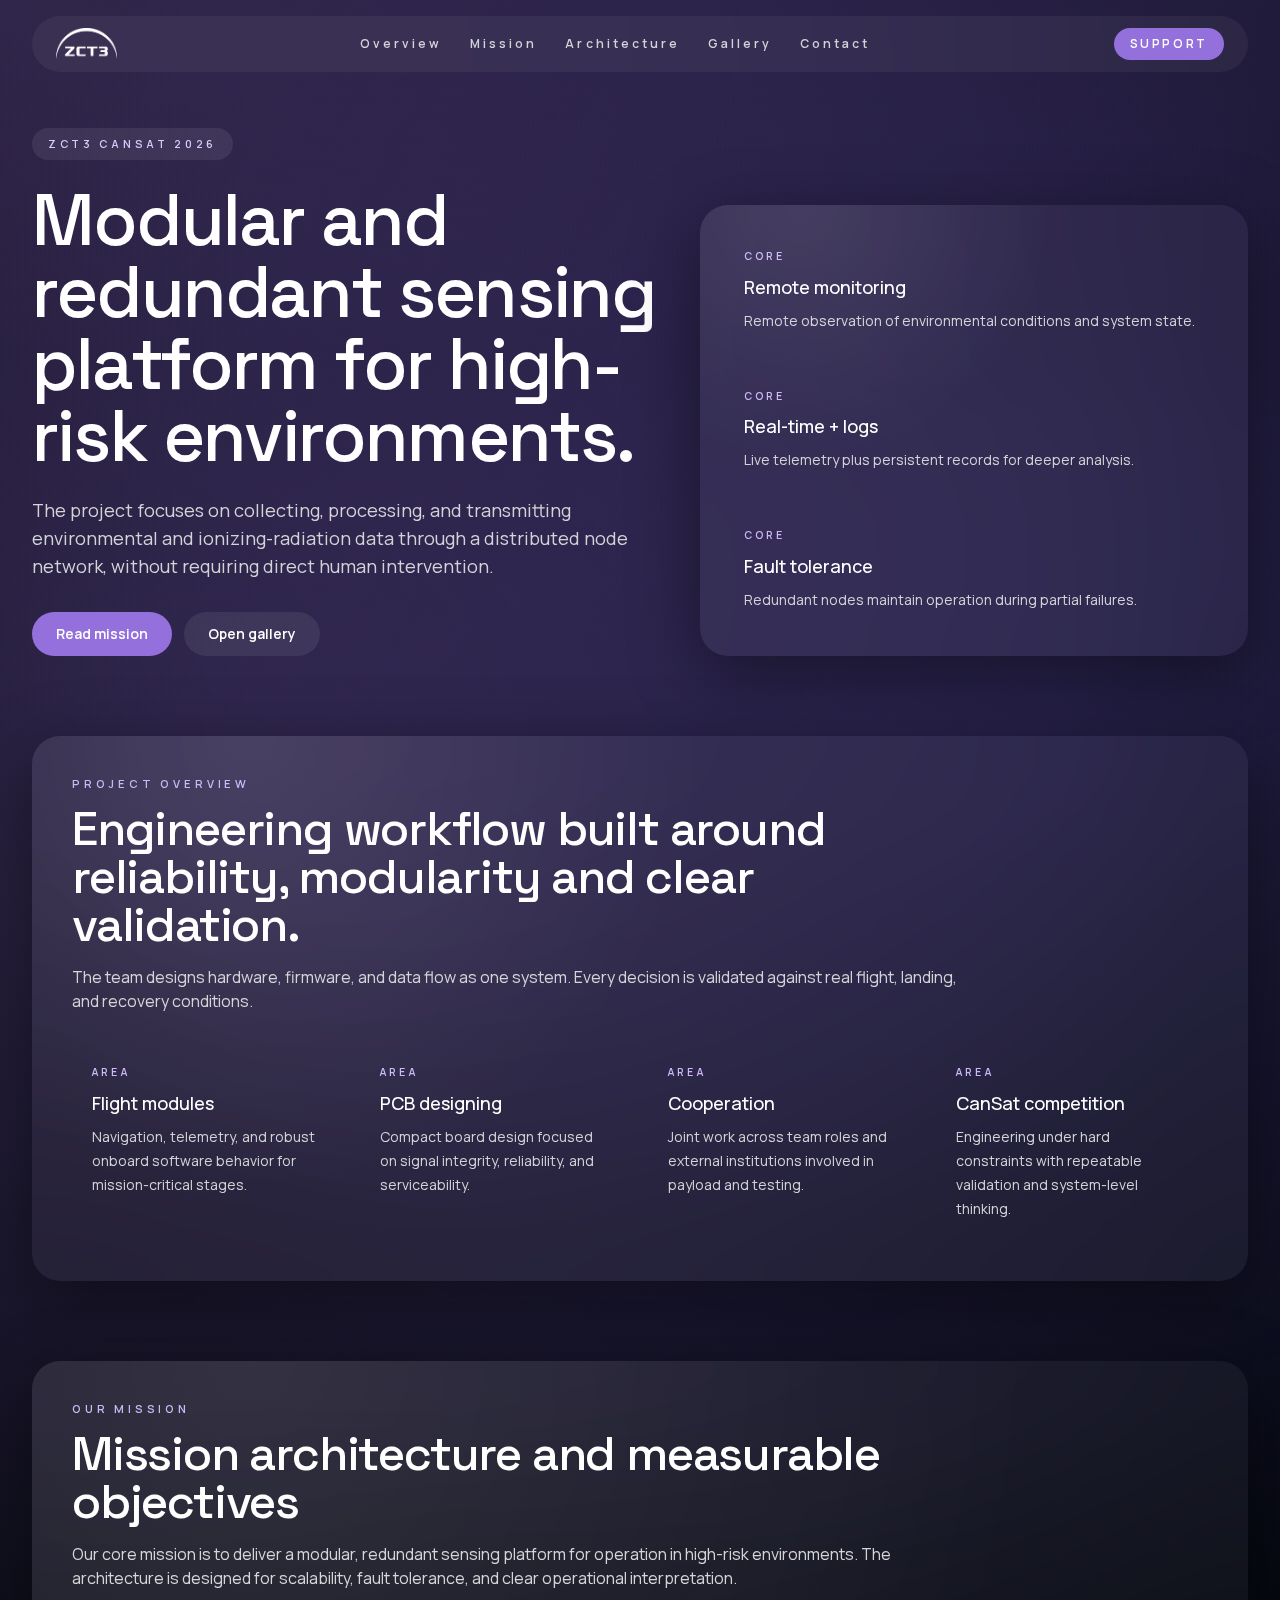
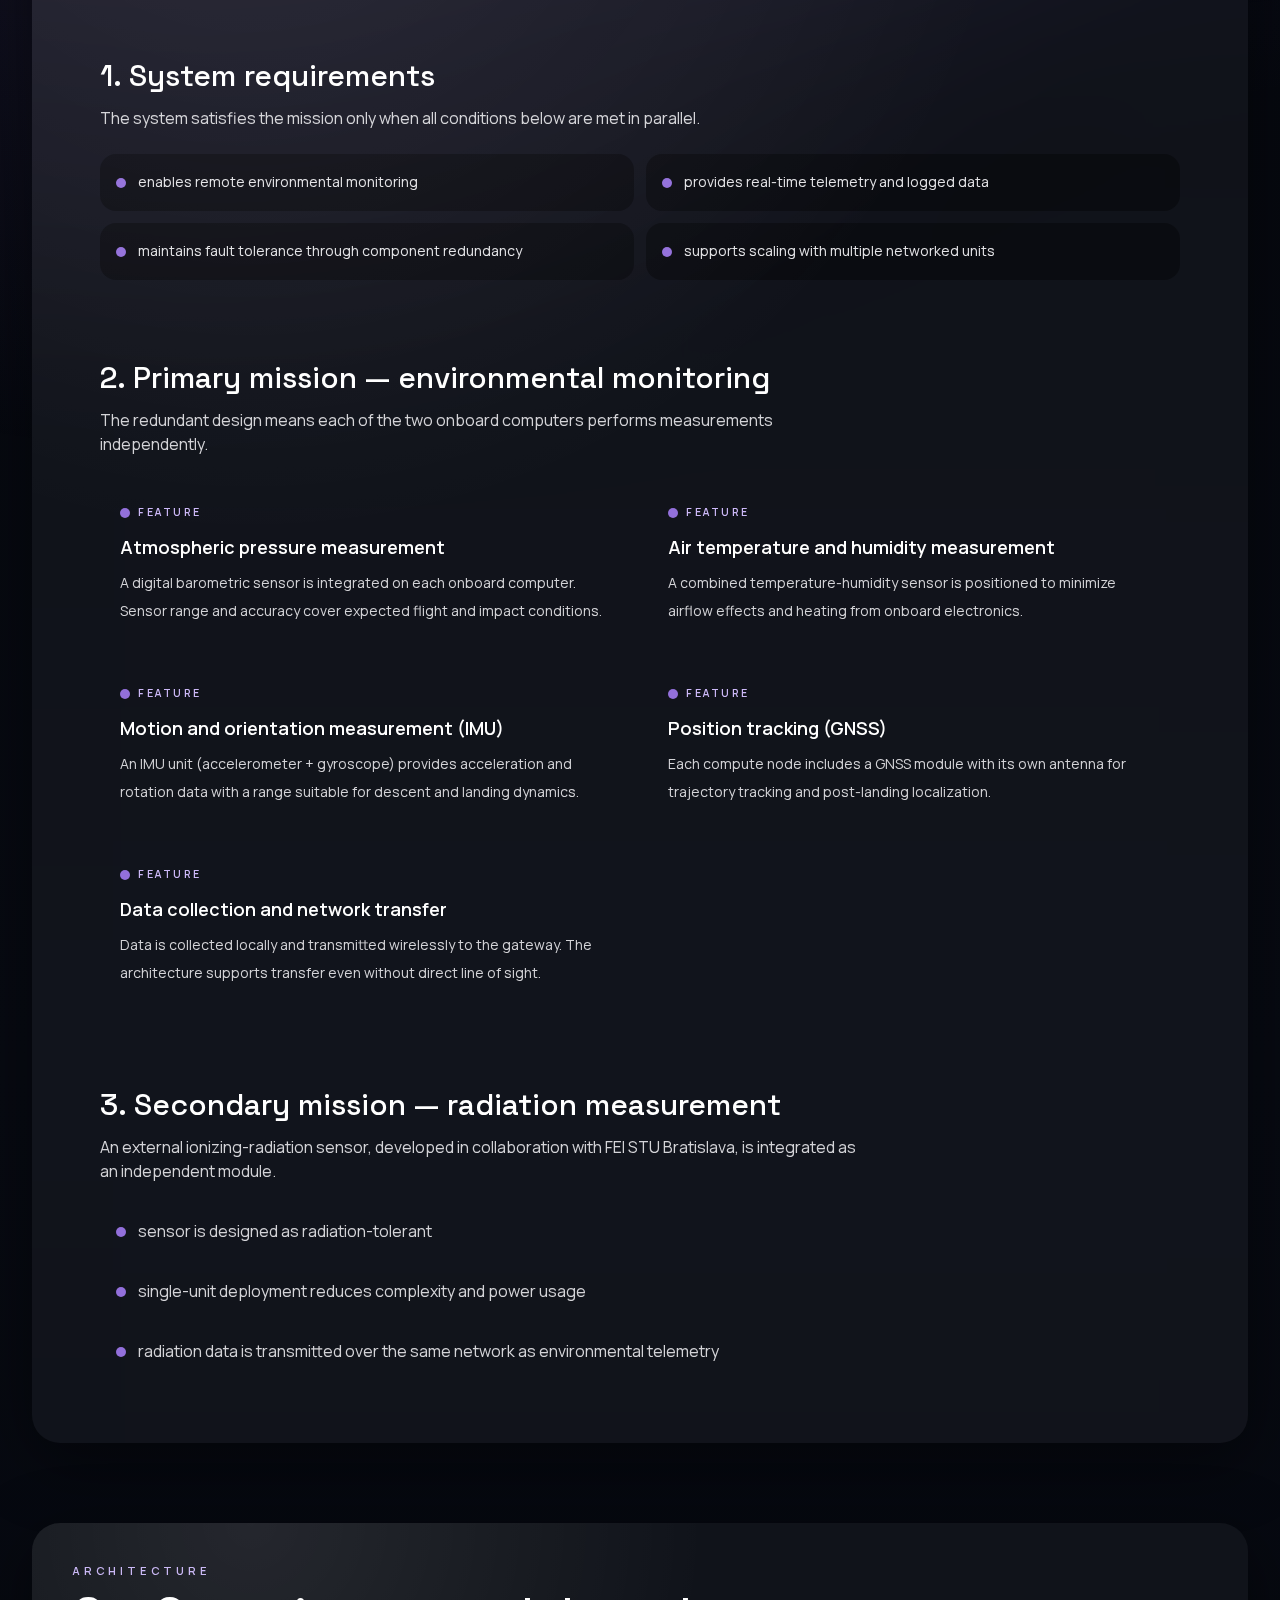
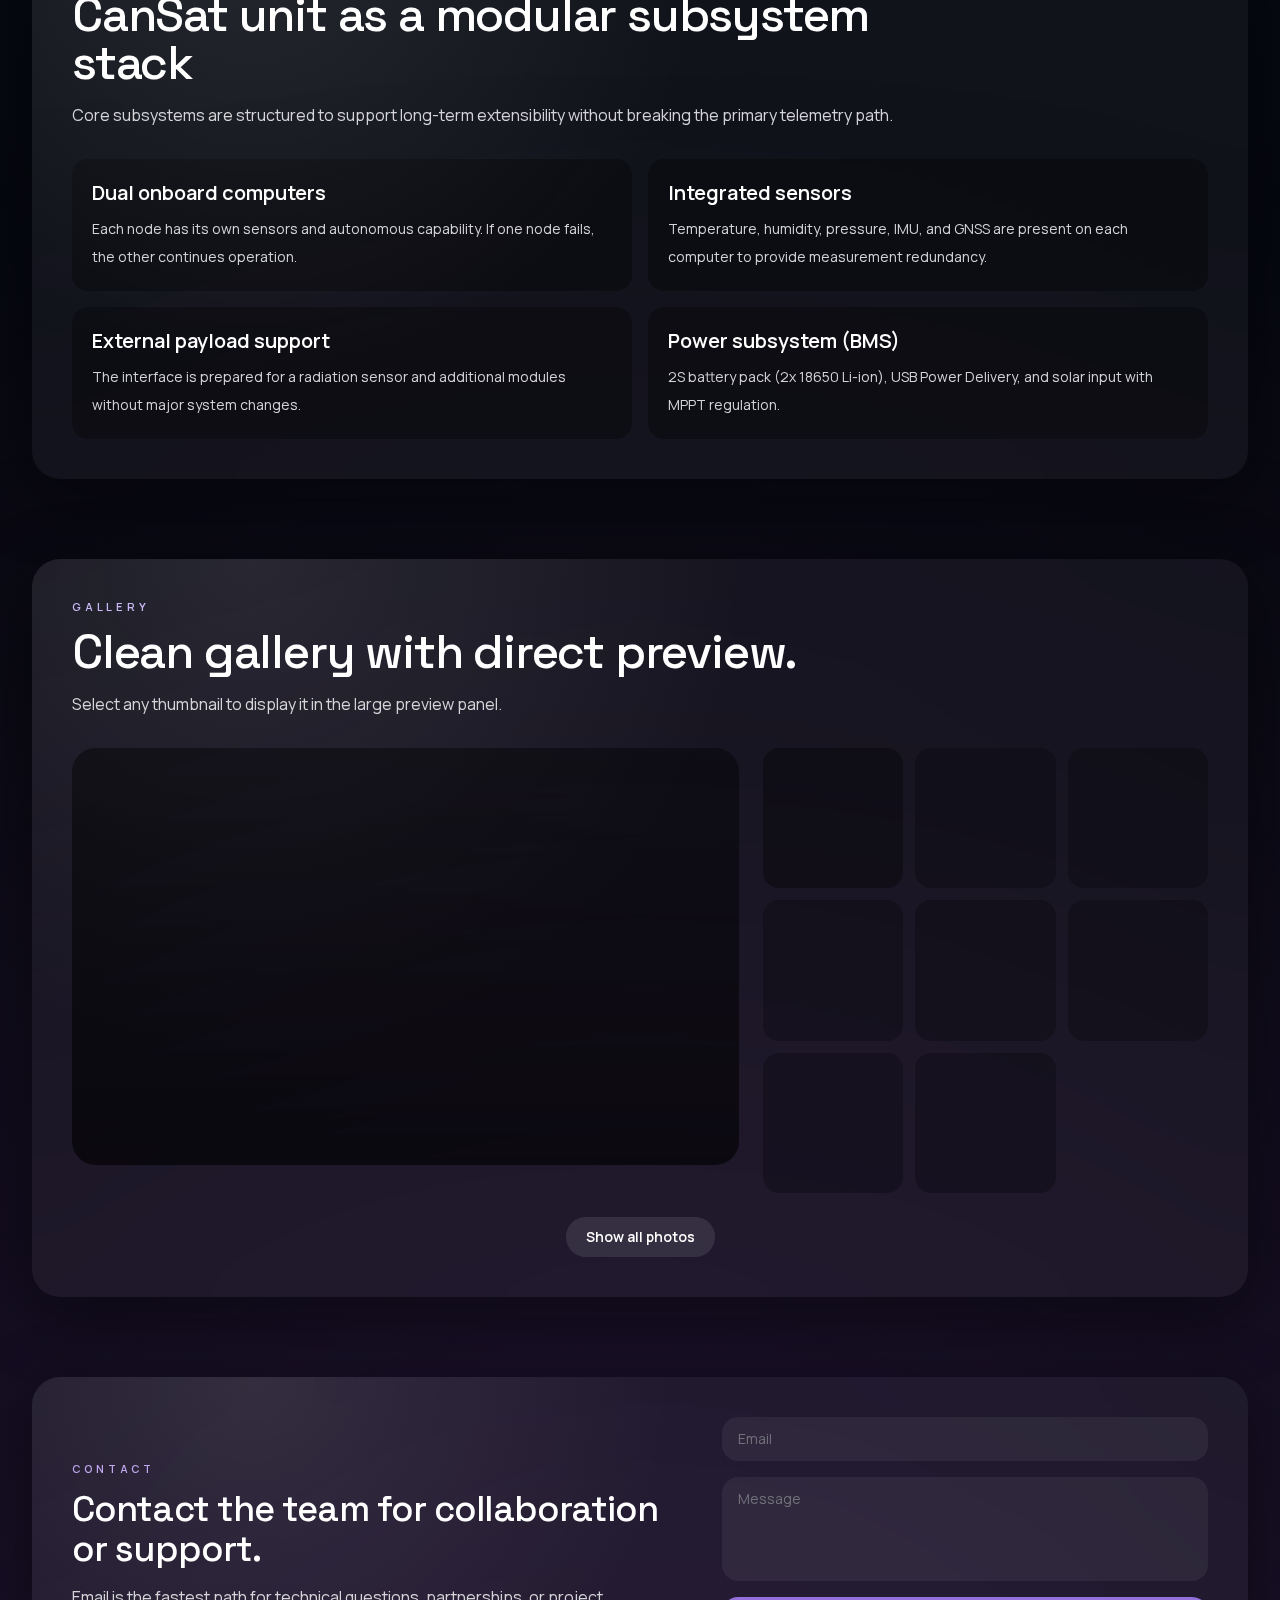
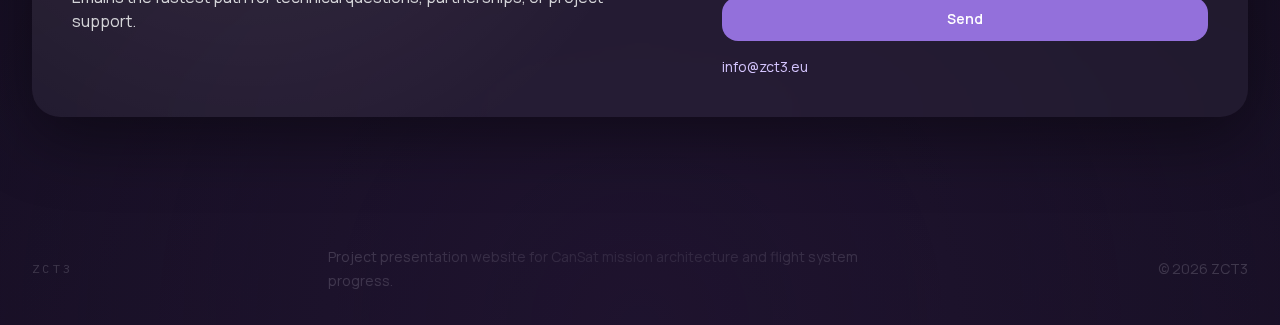
<file: index.html>
<!DOCTYPE html><!--zKrjovy4_EVIEcoyZTFRT--><html lang="en" class="manrope_9b24f49e-module__hJlnFq__variable space_grotesk_e6988195-module__RNs2Mq__variable ibm_plex_mono_c7d8cc32-module__U1BAtG__variable"><head><meta charSet="utf-8"/><meta name="viewport" content="width=device-width, initial-scale=1"/><link rel="preload" href="/_next/static/media/0c89a48fa5027cee-s.p.4564287c.woff2" as="font" crossorigin="" type="font/woff2"/><link rel="preload" href="/_next/static/media/99e609270109b47d-s.p.64b9304e.woff2" as="font" crossorigin="" type="font/woff2"/><link rel="preload" href="/_next/static/media/a343f882a40d2cc9-s.p.71e1367e.woff2" as="font" crossorigin="" type="font/woff2"/><link rel="preload" href="/_next/static/media/effe91970fc4db64-s.p.19510058.woff2" as="font" crossorigin="" type="font/woff2"/><link rel="preload" as="image" href="/images/logo_with_text.png"/><link rel="stylesheet" href="/_next/static/chunks/19093fe4a23cc570.css" data-precedence="next"/><link rel="preload" as="script" fetchPriority="low" href="/_next/static/chunks/21a0a4061f3ab64d.js"/><script src="/_next/static/chunks/773abe17875a49cc.js" async=""></script><script src="/_next/static/chunks/6a066a81e6879a8d.js" async=""></script><script src="/_next/static/chunks/turbopack-b98e6ee5d4dbbf91.js" async=""></script><script src="/_next/static/chunks/ff1a16fafef87110.js" async=""></script><script src="/_next/static/chunks/d2be314c3ece3fbe.js" async=""></script><script src="/_next/static/chunks/bc811d406470577d.js" async=""></script><meta name="next-size-adjust" content=""/><title>ZCT3 – Slovak CanSat Team</title><meta name="description" content="ZCT3 is a Slovak CanSat team building a modular, redundant sensor platform for remote monitoring, data logging and radiation payload integration."/><meta name="keywords" content="ZCT3,CanSat,CanSat competition,student satellite,Slovak high school team,space projects,STEM"/><meta property="og:title" content="ZCT3 – Slovak CanSat Team"/><meta property="og:description" content="Official website of ZCT3, a Slovak CanSat team building a modular, redundant sensor platform for the competition."/><meta property="og:url" content="https://zct3.eu"/><meta property="og:site_name" content="ZCT3"/><meta property="og:locale" content="en_US"/><meta property="og:image" content="https://jakub-098.github.io/images/background.png"/><meta property="og:image:width" content="1200"/><meta property="og:image:height" content="630"/><meta property="og:image:alt" content="ZCT3 CanSat team header image"/><meta property="og:type" content="website"/><meta name="twitter:card" content="summary_large_image"/><meta name="twitter:title" content="ZCT3 – Slovak CanSat Team"/><meta name="twitter:description" content="Slovak high school CanSat team building and flying miniature satellites."/><meta name="twitter:image" content="https://jakub-098.github.io/images/background.png"/><link rel="icon" href="/favicon.ico?favicon.0b3bf435.ico" sizes="256x256" type="image/x-icon"/><link rel="icon" href="/images/logo.png"/><script src="/_next/static/chunks/a6dad97d9634a72d.js" noModule=""></script></head><body class="bg-background text-foreground antialiased"><div hidden=""><!--$--><!--/$--></div><div class="relative min-h-screen overflow-hidden text-zinc-100"><div class="pointer-events-none absolute inset-0 bg-[radial-gradient(circle_at_16%_16%,rgba(147,112,219,0.2),transparent_28%),radial-gradient(circle_at_90%_8%,rgba(111,76,186,0.14),transparent_25%),radial-gradient(circle_at_50%_100%,rgba(32,20,48,0.9),transparent_36%)]" aria-hidden="true"></div><div class="pointer-events-none absolute inset-x-0 top-0 h-[42rem] bg-[linear-gradient(180deg,rgba(147,112,219,0.08),transparent_55%)]" aria-hidden="true"></div><header class="fixed inset-x-0 top-0 z-40 px-4 pt-4 sm:px-6 lg:px-8"><div class="mx-auto flex w-full max-w-7xl items-center justify-between rounded-full px-4 py-3 backdrop-blur-2xl transition-all duration-300 sm:px-6 bg-white/[0.05]"><button type="button"><img alt="ZCT3 logo" width="176" height="44" decoding="async" data-nimg="1" class="h-8 w-auto" style="color:transparent" src="/images/logo_with_text.png"/></button><nav class="hidden items-center gap-7 text-[0.76rem] font-semibold uppercase tracking-[0.25em] text-zinc-300 md:flex"><button type="button" class="transition hover:text-white">Overview</button><button type="button" class="transition hover:text-white">Mission</button><button type="button" class="transition hover:text-white">Architecture</button><button type="button" class="transition hover:text-white">Gallery</button><button type="button" class="transition hover:text-white">Contact</button></nav><button type="button" class="rounded-full bg-[#9370DB] px-4 py-2 text-xs font-semibold uppercase tracking-[0.22em] text-white transition hover:bg-[#a888eb]">Support</button></div></header><main id="top" class="relative mx-auto flex w-full max-w-7xl flex-col px-4 pb-16 pt-28 sm:px-6 lg:px-8 lg:pt-32"><section class="grid gap-6 lg:grid-cols-[1.08fr_0.92fr] lg:items-end"><div class="max-w-4xl"><p class="inline-flex items-center rounded-full bg-white/[0.08] px-4 py-2 text-[0.68rem] font-semibold uppercase tracking-[0.34em] text-[#d9cafe]">ZCT3 CanSat 2026</p><h1 class="mt-6 font-[family-name:var(--font-space-grotesk)] text-5xl font-medium leading-[0.95] tracking-tight text-white sm:text-6xl lg:text-7xl">Modular and redundant sensing platform for high-risk environments.</h1><p class="mt-6 max-w-3xl text-base leading-8 text-zinc-300 sm:text-lg">The project focuses on collecting, processing, and transmitting environmental and ionizing-radiation data through a distributed node network, without requiring direct human intervention.</p><div class="mt-8 flex flex-wrap gap-3"><button type="button" class="rounded-full bg-[#9370DB] px-6 py-3 text-sm font-semibold text-white transition hover:bg-[#a888eb]">Read mission</button><button type="button" class="rounded-full bg-white/[0.08] px-6 py-3 text-sm font-semibold text-white transition hover:bg-white/[0.12]">Open gallery</button></div></div><div class="relative overflow-hidden rounded-[28px] bg-white/[0.045] shadow-[0_18px_70px_rgba(0,0,0,0.45)] backdrop-blur-2xl p-6"><div class="pointer-events-none absolute inset-0 bg-[radial-gradient(circle_at_18%_0%,rgba(255,255,255,0.14),transparent_40%)] opacity-60"></div><div class="grid gap-4 sm:grid-cols-3 lg:grid-cols-1"><div class="rounded-2xl bg-black/28 p-5"><p class="text-[0.66rem] font-semibold uppercase tracking-[0.3em] text-[#ccb8f7]">Core</p><h3 class="mt-2 text-lg font-medium text-white">Remote monitoring</h3><p class="mt-2 text-sm leading-6 text-zinc-300">Remote observation of environmental conditions and system state.</p></div><div class="rounded-2xl bg-black/28 p-5"><p class="text-[0.66rem] font-semibold uppercase tracking-[0.3em] text-[#ccb8f7]">Core</p><h3 class="mt-2 text-lg font-medium text-white">Real-time + logs</h3><p class="mt-2 text-sm leading-6 text-zinc-300">Live telemetry plus persistent records for deeper analysis.</p></div><div class="rounded-2xl bg-black/28 p-5"><p class="text-[0.66rem] font-semibold uppercase tracking-[0.3em] text-[#ccb8f7]">Core</p><h3 class="mt-2 text-lg font-medium text-white">Fault tolerance</h3><p class="mt-2 text-sm leading-6 text-zinc-300">Redundant nodes maintain operation during partial failures.</p></div></div></div></section><section id="overview" class="pt-20"><div class="relative overflow-hidden rounded-[28px] bg-white/[0.045] shadow-[0_18px_70px_rgba(0,0,0,0.45)] backdrop-blur-2xl p-8 lg:p-10"><div class="pointer-events-none absolute inset-0 bg-[radial-gradient(circle_at_18%_0%,rgba(255,255,255,0.14),transparent_40%)] opacity-60"></div><div class="max-w-4xl scroll-mt-28"><p class="text-[0.7rem] font-semibold uppercase tracking-[0.34em] text-[#c7b4f4]">Project overview</p><h2 class="mt-3 font-[family-name:var(--font-space-grotesk)] text-3xl font-medium tracking-tight text-white sm:text-4xl md:text-5xl">Engineering workflow built around reliability, modularity and clear validation.</h2><p class="mt-4 text-sm leading-7 text-zinc-300 sm:text-base">The team designs hardware, firmware, and data flow as one system. Every decision is validated against real flight, landing, and recovery conditions.</p></div><div class="mt-8 grid gap-4 md:grid-cols-2 xl:grid-cols-4"><div class="rounded-2xl bg-black/28 p-5"><p class="text-[0.66rem] font-semibold uppercase tracking-[0.3em] text-[#ccb8f7]">Area</p><h3 class="mt-2 text-lg font-medium text-white">Flight modules</h3><p class="mt-2 text-sm leading-6 text-zinc-300">Navigation, telemetry, and robust onboard software behavior for mission-critical stages.</p></div><div class="rounded-2xl bg-black/28 p-5"><p class="text-[0.66rem] font-semibold uppercase tracking-[0.3em] text-[#ccb8f7]">Area</p><h3 class="mt-2 text-lg font-medium text-white">PCB designing</h3><p class="mt-2 text-sm leading-6 text-zinc-300">Compact board design focused on signal integrity, reliability, and serviceability.</p></div><div class="rounded-2xl bg-black/28 p-5"><p class="text-[0.66rem] font-semibold uppercase tracking-[0.3em] text-[#ccb8f7]">Area</p><h3 class="mt-2 text-lg font-medium text-white">Cooperation</h3><p class="mt-2 text-sm leading-6 text-zinc-300">Joint work across team roles and external institutions involved in payload and testing.</p></div><div class="rounded-2xl bg-black/28 p-5"><p class="text-[0.66rem] font-semibold uppercase tracking-[0.3em] text-[#ccb8f7]">Area</p><h3 class="mt-2 text-lg font-medium text-white">CanSat competition</h3><p class="mt-2 text-sm leading-6 text-zinc-300">Engineering under hard constraints with repeatable validation and system-level thinking.</p></div></div></div></section><section id="mission" class="pt-20"><div class="relative overflow-hidden rounded-[28px] bg-white/[0.045] shadow-[0_18px_70px_rgba(0,0,0,0.45)] backdrop-blur-2xl p-8 lg:p-10"><div class="pointer-events-none absolute inset-0 bg-[radial-gradient(circle_at_18%_0%,rgba(255,255,255,0.14),transparent_40%)] opacity-60"></div><div class="max-w-4xl scroll-mt-28"><p class="text-[0.7rem] font-semibold uppercase tracking-[0.34em] text-[#c7b4f4]">Our mission</p><h2 class="mt-3 font-[family-name:var(--font-space-grotesk)] text-3xl font-medium tracking-tight text-white sm:text-4xl md:text-5xl">Mission architecture and measurable objectives</h2><p class="mt-4 text-sm leading-7 text-zinc-300 sm:text-base">Our core mission is to deliver a modular, redundant sensing platform for operation in high-risk environments. The architecture is designed for scalability, fault tolerance, and clear operational interpretation.</p></div><div class="mt-10 grid gap-6"><div class="rounded-3xl bg-black/32 p-7"><h3 class="font-[family-name:var(--font-space-grotesk)] text-2xl font-medium text-white sm:text-3xl">1. System requirements</h3><p class="mt-3 max-w-3xl text-sm leading-7 text-zinc-300 sm:text-base">The system satisfies the mission only when all conditions below are met in parallel.</p><ul class="mt-6 grid gap-3 md:grid-cols-2"><li class="rounded-2xl bg-black/35 px-4 py-4 text-sm leading-6 text-zinc-200"><span class="inline-flex items-start gap-3"><span class="mt-2 h-2.5 w-2.5 shrink-0 rounded-full bg-[#9370DB]"></span><span>enables remote environmental monitoring</span></span></li><li class="rounded-2xl bg-black/35 px-4 py-4 text-sm leading-6 text-zinc-200"><span class="inline-flex items-start gap-3"><span class="mt-2 h-2.5 w-2.5 shrink-0 rounded-full bg-[#9370DB]"></span><span>provides real-time telemetry and logged data</span></span></li><li class="rounded-2xl bg-black/35 px-4 py-4 text-sm leading-6 text-zinc-200"><span class="inline-flex items-start gap-3"><span class="mt-2 h-2.5 w-2.5 shrink-0 rounded-full bg-[#9370DB]"></span><span>maintains fault tolerance through component redundancy</span></span></li><li class="rounded-2xl bg-black/35 px-4 py-4 text-sm leading-6 text-zinc-200"><span class="inline-flex items-start gap-3"><span class="mt-2 h-2.5 w-2.5 shrink-0 rounded-full bg-[#9370DB]"></span><span>supports scaling with multiple networked units</span></span></li></ul></div><div class="rounded-3xl bg-black/32 p-7"><h3 class="font-[family-name:var(--font-space-grotesk)] text-2xl font-medium text-white sm:text-3xl">2. Primary mission — environmental monitoring</h3><p class="mt-3 max-w-3xl text-sm leading-7 text-zinc-300 sm:text-base">The redundant design means each of the two onboard computers performs measurements independently.</p><div class="mt-6 grid gap-4 lg:grid-cols-2"><article class="rounded-2xl bg-black/36 p-5"><div class="mb-3 inline-flex items-center gap-2 text-[0.66rem] font-semibold uppercase tracking-[0.24em] text-[#ccb8f7]"><span class="h-2.5 w-2.5 rounded-full bg-[#9370DB]"></span>Feature</div><h4 class="text-lg font-semibold text-white">Atmospheric pressure measurement</h4><p class="mt-2 text-sm leading-7 text-zinc-300">A digital barometric sensor is integrated on each onboard computer. Sensor range and accuracy cover expected flight and impact conditions.</p></article><article class="rounded-2xl bg-black/36 p-5"><div class="mb-3 inline-flex items-center gap-2 text-[0.66rem] font-semibold uppercase tracking-[0.24em] text-[#ccb8f7]"><span class="h-2.5 w-2.5 rounded-full bg-[#9370DB]"></span>Feature</div><h4 class="text-lg font-semibold text-white">Air temperature and humidity measurement</h4><p class="mt-2 text-sm leading-7 text-zinc-300">A combined temperature-humidity sensor is positioned to minimize airflow effects and heating from onboard electronics.</p></article><article class="rounded-2xl bg-black/36 p-5"><div class="mb-3 inline-flex items-center gap-2 text-[0.66rem] font-semibold uppercase tracking-[0.24em] text-[#ccb8f7]"><span class="h-2.5 w-2.5 rounded-full bg-[#9370DB]"></span>Feature</div><h4 class="text-lg font-semibold text-white">Motion and orientation measurement (IMU)</h4><p class="mt-2 text-sm leading-7 text-zinc-300">An IMU unit (accelerometer + gyroscope) provides acceleration and rotation data with a range suitable for descent and landing dynamics.</p></article><article class="rounded-2xl bg-black/36 p-5"><div class="mb-3 inline-flex items-center gap-2 text-[0.66rem] font-semibold uppercase tracking-[0.24em] text-[#ccb8f7]"><span class="h-2.5 w-2.5 rounded-full bg-[#9370DB]"></span>Feature</div><h4 class="text-lg font-semibold text-white">Position tracking (GNSS)</h4><p class="mt-2 text-sm leading-7 text-zinc-300">Each compute node includes a GNSS module with its own antenna for trajectory tracking and post-landing localization.</p></article><article class="rounded-2xl bg-black/36 p-5"><div class="mb-3 inline-flex items-center gap-2 text-[0.66rem] font-semibold uppercase tracking-[0.24em] text-[#ccb8f7]"><span class="h-2.5 w-2.5 rounded-full bg-[#9370DB]"></span>Feature</div><h4 class="text-lg font-semibold text-white">Data collection and network transfer</h4><p class="mt-2 text-sm leading-7 text-zinc-300">Data is collected locally and transmitted wirelessly to the gateway. The architecture supports transfer even without direct line of sight.</p></article></div></div><div class="rounded-3xl bg-black/32 p-7"><h3 class="font-[family-name:var(--font-space-grotesk)] text-2xl font-medium text-white sm:text-3xl">3. Secondary mission — radiation measurement</h3><p class="mt-3 max-w-3xl text-sm leading-7 text-zinc-300 sm:text-base">An external ionizing-radiation sensor, developed in collaboration with FEI STU Bratislava, is integrated as an independent module.</p><ul class="mt-6 space-y-3 text-sm leading-7 text-zinc-300 sm:text-base"><li class="rounded-2xl bg-black/36 px-4 py-3"><span class="inline-flex items-start gap-3"><span class="mt-2 h-2.5 w-2.5 shrink-0 rounded-full bg-[#9370DB]"></span><span>sensor is designed as radiation-tolerant</span></span></li><li class="rounded-2xl bg-black/36 px-4 py-3"><span class="inline-flex items-start gap-3"><span class="mt-2 h-2.5 w-2.5 shrink-0 rounded-full bg-[#9370DB]"></span><span>single-unit deployment reduces complexity and power usage</span></span></li><li class="rounded-2xl bg-black/36 px-4 py-3"><span class="inline-flex items-start gap-3"><span class="mt-2 h-2.5 w-2.5 shrink-0 rounded-full bg-[#9370DB]"></span><span>radiation data is transmitted over the same network as environmental telemetry</span></span></li></ul></div></div></div></section><section id="architecture" class="pt-20"><div class="relative overflow-hidden rounded-[28px] bg-white/[0.045] shadow-[0_18px_70px_rgba(0,0,0,0.45)] backdrop-blur-2xl p-8 lg:p-10"><div class="pointer-events-none absolute inset-0 bg-[radial-gradient(circle_at_18%_0%,rgba(255,255,255,0.14),transparent_40%)] opacity-60"></div><div class="max-w-4xl scroll-mt-28"><p class="text-[0.7rem] font-semibold uppercase tracking-[0.34em] text-[#c7b4f4]">Architecture</p><h2 class="mt-3 font-[family-name:var(--font-space-grotesk)] text-3xl font-medium tracking-tight text-white sm:text-4xl md:text-5xl">CanSat unit as a modular subsystem stack</h2><p class="mt-4 text-sm leading-7 text-zinc-300 sm:text-base">Core subsystems are structured to support long-term extensibility without breaking the primary telemetry path.</p></div><div class="mt-8 grid gap-4 md:grid-cols-2"><article class="rounded-2xl bg-black/30 p-5"><h3 class="text-xl font-semibold text-white">Dual onboard computers</h3><p class="mt-2 text-sm leading-7 text-zinc-300">Each node has its own sensors and autonomous capability. If one node fails, the other continues operation.</p></article><article class="rounded-2xl bg-black/30 p-5"><h3 class="text-xl font-semibold text-white">Integrated sensors</h3><p class="mt-2 text-sm leading-7 text-zinc-300">Temperature, humidity, pressure, IMU, and GNSS are present on each computer to provide measurement redundancy.</p></article><article class="rounded-2xl bg-black/30 p-5"><h3 class="text-xl font-semibold text-white">External payload support</h3><p class="mt-2 text-sm leading-7 text-zinc-300">The interface is prepared for a radiation sensor and additional modules without major system changes.</p></article><article class="rounded-2xl bg-black/30 p-5"><h3 class="text-xl font-semibold text-white">Power subsystem (BMS)</h3><p class="mt-2 text-sm leading-7 text-zinc-300">2S battery pack (2x 18650 Li-ion), USB Power Delivery, and solar input with MPPT regulation.</p></article></div></div></section><section id="gallery" class="pt-20"><div class="relative overflow-hidden rounded-[28px] bg-white/[0.045] shadow-[0_18px_70px_rgba(0,0,0,0.45)] backdrop-blur-2xl p-8 lg:p-10"><div class="pointer-events-none absolute inset-0 bg-[radial-gradient(circle_at_18%_0%,rgba(255,255,255,0.14),transparent_40%)] opacity-60"></div><div class="max-w-4xl scroll-mt-28"><p class="text-[0.7rem] font-semibold uppercase tracking-[0.34em] text-[#c7b4f4]">Gallery</p><h2 class="mt-3 font-[family-name:var(--font-space-grotesk)] text-3xl font-medium tracking-tight text-white sm:text-4xl md:text-5xl">Clean gallery with direct preview.</h2><p class="mt-4 text-sm leading-7 text-zinc-300 sm:text-base">Select any thumbnail to display it in the large preview panel.</p></div><div class="mt-8 grid gap-6 lg:grid-cols-[1.2fr_0.8fr] lg:items-start"><div class="relative aspect-[16/10] overflow-hidden rounded-3xl bg-black/40"><img alt="Selected gallery image" loading="lazy" decoding="async" data-nimg="fill" class="object-cover" style="position:absolute;height:100%;width:100%;left:0;top:0;right:0;bottom:0;color:transparent" src="/images/gallery/1.jpg"/><div class="pointer-events-none absolute inset-0 bg-gradient-to-t from-black/35 to-transparent"></div></div><div class="grid grid-cols-3 gap-3 sm:grid-cols-4 lg:grid-cols-3"><button type="button" class="relative aspect-square overflow-hidden rounded-2xl bg-black/35 transition opacity-100"><img alt="Gallery thumbnail" loading="lazy" decoding="async" data-nimg="fill" class="object-cover" style="position:absolute;height:100%;width:100%;left:0;top:0;right:0;bottom:0;color:transparent" src="/images/gallery/1.jpg"/></button><button type="button" class="relative aspect-square overflow-hidden rounded-2xl bg-black/35 transition opacity-75 hover:opacity-100"><img alt="Gallery thumbnail" loading="lazy" decoding="async" data-nimg="fill" class="object-cover" style="position:absolute;height:100%;width:100%;left:0;top:0;right:0;bottom:0;color:transparent" src="/images/gallery/2.jpg"/></button><button type="button" class="relative aspect-square overflow-hidden rounded-2xl bg-black/35 transition opacity-75 hover:opacity-100"><img alt="Gallery thumbnail" loading="lazy" decoding="async" data-nimg="fill" class="object-cover" style="position:absolute;height:100%;width:100%;left:0;top:0;right:0;bottom:0;color:transparent" src="/images/gallery/3.jpg"/></button><button type="button" class="relative aspect-square overflow-hidden rounded-2xl bg-black/35 transition opacity-75 hover:opacity-100"><img alt="Gallery thumbnail" loading="lazy" decoding="async" data-nimg="fill" class="object-cover" style="position:absolute;height:100%;width:100%;left:0;top:0;right:0;bottom:0;color:transparent" src="/images/gallery/4.jpg"/></button><button type="button" class="relative aspect-square overflow-hidden rounded-2xl bg-black/35 transition opacity-75 hover:opacity-100"><img alt="Gallery thumbnail" loading="lazy" decoding="async" data-nimg="fill" class="object-cover" style="position:absolute;height:100%;width:100%;left:0;top:0;right:0;bottom:0;color:transparent" src="/images/gallery/5.jpg"/></button><button type="button" class="relative aspect-square overflow-hidden rounded-2xl bg-black/35 transition opacity-75 hover:opacity-100"><img alt="Gallery thumbnail" loading="lazy" decoding="async" data-nimg="fill" class="object-cover" style="position:absolute;height:100%;width:100%;left:0;top:0;right:0;bottom:0;color:transparent" src="/images/gallery/6.jpg"/></button><button type="button" class="relative aspect-square overflow-hidden rounded-2xl bg-black/35 transition opacity-75 hover:opacity-100"><img alt="Gallery thumbnail" loading="lazy" decoding="async" data-nimg="fill" class="object-cover" style="position:absolute;height:100%;width:100%;left:0;top:0;right:0;bottom:0;color:transparent" src="/images/gallery/7.jpg"/></button><button type="button" class="relative aspect-square overflow-hidden rounded-2xl bg-black/35 transition opacity-75 hover:opacity-100"><img alt="Gallery thumbnail" loading="lazy" decoding="async" data-nimg="fill" class="object-cover" style="position:absolute;height:100%;width:100%;left:0;top:0;right:0;bottom:0;color:transparent" src="/images/gallery/8.jpg"/></button></div></div><div class="mt-6 flex justify-center"><button type="button" class="rounded-full bg-white/[0.1] px-5 py-2.5 text-sm font-semibold text-white transition hover:bg-white/[0.14]">Show all photos</button></div></div></section><section id="contact" class="pt-20 pb-8"><div class="relative overflow-hidden rounded-[28px] bg-white/[0.045] shadow-[0_18px_70px_rgba(0,0,0,0.45)] backdrop-blur-2xl p-8 lg:p-10"><div class="pointer-events-none absolute inset-0 bg-[radial-gradient(circle_at_18%_0%,rgba(255,255,255,0.14),transparent_40%)] opacity-60"></div><div class="grid gap-8 lg:grid-cols-[1.12fr_0.88fr] lg:items-center"><div><p class="text-[0.68rem] font-semibold uppercase tracking-[0.34em] text-[#bca4ef]">Contact</p><h2 class="mt-3 font-[family-name:var(--font-space-grotesk)] text-3xl font-medium tracking-tight text-white sm:text-4xl">Contact the team for collaboration or support.</h2><p class="mt-4 max-w-xl text-sm leading-7 text-zinc-300 sm:text-base">Email is the fastest path for technical questions, partnerships, or project support.</p></div><div class="grid gap-4"><input type="email" placeholder="Email" class="w-full rounded-2xl bg-white/[0.06] px-4 py-3 text-sm text-zinc-100 outline-none placeholder:text-zinc-500 focus:bg-white/[0.09]"/><textarea rows="4" placeholder="Message" class="w-full resize-none rounded-2xl bg-white/[0.06] px-4 py-3 text-sm text-zinc-100 outline-none placeholder:text-zinc-500 focus:bg-white/[0.09]"></textarea><button type="button" class="rounded-2xl bg-[#9370DB] px-5 py-3 text-sm font-semibold text-white transition hover:bg-[#a888eb]">Send</button><a href="mailto:info@zct3.eu" class="text-sm text-[#d5c6ff] underline-offset-4 hover:underline">info@zct3.eu</a></div></div></div></section></main><footer class="px-4 py-8 sm:px-6 lg:px-8"><div class="mx-auto flex w-full max-w-7xl flex-col gap-3 text-sm text-zinc-400 sm:flex-row sm:items-center sm:justify-between"><p class="font-[family-name:var(--font-ibm-plex-mono)] text-xs uppercase tracking-[0.28em] text-zinc-500">ZCT3</p><p class="max-w-xl leading-6">Project presentation website for CanSat mission architecture and flight system progress.</p><p class="text-zinc-500">© <!-- -->2026<!-- --> ZCT3</p></div></footer></div><!--$--><!--/$--><script src="/_next/static/chunks/21a0a4061f3ab64d.js" id="_R_" async=""></script><script>(self.__next_f=self.__next_f||[]).push([0])</script><script>self.__next_f.push([1,"1:\"$Sreact.fragment\"\n2:I[39756,[\"/_next/static/chunks/ff1a16fafef87110.js\",\"/_next/static/chunks/d2be314c3ece3fbe.js\"],\"default\"]\n3:I[37457,[\"/_next/static/chunks/ff1a16fafef87110.js\",\"/_next/static/chunks/d2be314c3ece3fbe.js\"],\"default\"]\n4:I[47257,[\"/_next/static/chunks/ff1a16fafef87110.js\",\"/_next/static/chunks/d2be314c3ece3fbe.js\"],\"ClientPageRoot\"]\n5:I[31713,[\"/_next/static/chunks/ff1a16fafef87110.js\",\"/_next/static/chunks/bc811d406470577d.js\"],\"default\"]\n8:I[97367,[\"/_next/static/chunks/ff1a16fafef87110.js\",\"/_next/static/chunks/d2be314c3ece3fbe.js\"],\"OutletBoundary\"]\n9:\"$Sreact.suspense\"\nb:I[97367,[\"/_next/static/chunks/ff1a16fafef87110.js\",\"/_next/static/chunks/d2be314c3ece3fbe.js\"],\"ViewportBoundary\"]\nd:I[97367,[\"/_next/static/chunks/ff1a16fafef87110.js\",\"/_next/static/chunks/d2be314c3ece3fbe.js\"],\"MetadataBoundary\"]\nf:I[68027,[],\"default\"]\n:HL[\"/_next/static/chunks/19093fe4a23cc570.css\",\"style\"]\n:HL[\"/_next/static/media/0c89a48fa5027cee-s.p.4564287c.woff2\",\"font\",{\"crossOrigin\":\"\",\"type\":\"font/woff2\"}]\n:HL[\"/_next/static/media/99e609270109b47d-s.p.64b9304e.woff2\",\"font\",{\"crossOrigin\":\"\",\"type\":\"font/woff2\"}]\n:HL[\"/_next/static/media/a343f882a40d2cc9-s.p.71e1367e.woff2\",\"font\",{\"crossOrigin\":\"\",\"type\":\"font/woff2\"}]\n:HL[\"/_next/static/media/effe91970fc4db64-s.p.19510058.woff2\",\"font\",{\"crossOrigin\":\"\",\"type\":\"font/woff2\"}]\n"])</script><script>self.__next_f.push([1,"0:{\"P\":null,\"b\":\"zKrjovy4-EVIEcoyZTFRT\",\"c\":[\"\",\"\"],\"q\":\"\",\"i\":false,\"f\":[[[\"\",{\"children\":[\"__PAGE__\",{}]},\"$undefined\",\"$undefined\",true],[[\"$\",\"$1\",\"c\",{\"children\":[[[\"$\",\"link\",\"0\",{\"rel\":\"stylesheet\",\"href\":\"/_next/static/chunks/19093fe4a23cc570.css\",\"precedence\":\"next\",\"crossOrigin\":\"$undefined\",\"nonce\":\"$undefined\"}]],[\"$\",\"html\",null,{\"lang\":\"en\",\"className\":\"manrope_9b24f49e-module__hJlnFq__variable space_grotesk_e6988195-module__RNs2Mq__variable ibm_plex_mono_c7d8cc32-module__U1BAtG__variable\",\"children\":[\"$\",\"body\",null,{\"className\":\"bg-background text-foreground antialiased\",\"children\":[\"$\",\"$L2\",null,{\"parallelRouterKey\":\"children\",\"error\":\"$undefined\",\"errorStyles\":\"$undefined\",\"errorScripts\":\"$undefined\",\"template\":[\"$\",\"$L3\",null,{}],\"templateStyles\":\"$undefined\",\"templateScripts\":\"$undefined\",\"notFound\":[[[\"$\",\"title\",null,{\"children\":\"404: This page could not be found.\"}],[\"$\",\"div\",null,{\"style\":{\"fontFamily\":\"system-ui,\\\"Segoe UI\\\",Roboto,Helvetica,Arial,sans-serif,\\\"Apple Color Emoji\\\",\\\"Segoe UI Emoji\\\"\",\"height\":\"100vh\",\"textAlign\":\"center\",\"display\":\"flex\",\"flexDirection\":\"column\",\"alignItems\":\"center\",\"justifyContent\":\"center\"},\"children\":[\"$\",\"div\",null,{\"children\":[[\"$\",\"style\",null,{\"dangerouslySetInnerHTML\":{\"__html\":\"body{color:#000;background:#fff;margin:0}.next-error-h1{border-right:1px solid rgba(0,0,0,.3)}@media (prefers-color-scheme:dark){body{color:#fff;background:#000}.next-error-h1{border-right:1px solid rgba(255,255,255,.3)}}\"}}],[\"$\",\"h1\",null,{\"className\":\"next-error-h1\",\"style\":{\"display\":\"inline-block\",\"margin\":\"0 20px 0 0\",\"padding\":\"0 23px 0 0\",\"fontSize\":24,\"fontWeight\":500,\"verticalAlign\":\"top\",\"lineHeight\":\"49px\"},\"children\":404}],[\"$\",\"div\",null,{\"style\":{\"display\":\"inline-block\"},\"children\":[\"$\",\"h2\",null,{\"style\":{\"fontSize\":14,\"fontWeight\":400,\"lineHeight\":\"49px\",\"margin\":0},\"children\":\"This page could not be found.\"}]}]]}]}]],[]],\"forbidden\":\"$undefined\",\"unauthorized\":\"$undefined\"}]}]}]]}],{\"children\":[[\"$\",\"$1\",\"c\",{\"children\":[[\"$\",\"$L4\",null,{\"Component\":\"$5\",\"serverProvidedParams\":{\"searchParams\":{},\"params\":{},\"promises\":[\"$@6\",\"$@7\"]}}],[[\"$\",\"script\",\"script-0\",{\"src\":\"/_next/static/chunks/ff1a16fafef87110.js\",\"async\":true,\"nonce\":\"$undefined\"}],[\"$\",\"script\",\"script-1\",{\"src\":\"/_next/static/chunks/bc811d406470577d.js\",\"async\":true,\"nonce\":\"$undefined\"}]],[\"$\",\"$L8\",null,{\"children\":[\"$\",\"$9\",null,{\"name\":\"Next.MetadataOutlet\",\"children\":\"$@a\"}]}]]}],{},null,false,false]},null,false,false],[\"$\",\"$1\",\"h\",{\"children\":[null,[\"$\",\"$Lb\",null,{\"children\":\"$Lc\"}],[\"$\",\"div\",null,{\"hidden\":true,\"children\":[\"$\",\"$Ld\",null,{\"children\":[\"$\",\"$9\",null,{\"name\":\"Next.Metadata\",\"children\":\"$Le\"}]}]}],[\"$\",\"meta\",null,{\"name\":\"next-size-adjust\",\"content\":\"\"}]]}],false]],\"m\":\"$undefined\",\"G\":[\"$f\",[]],\"S\":true}\n"])</script><script>self.__next_f.push([1,"6:{}\n7:\"$0:f:0:1:1:children:0:props:children:0:props:serverProvidedParams:params\"\n"])</script><script>self.__next_f.push([1,"c:[[\"$\",\"meta\",\"0\",{\"charSet\":\"utf-8\"}],[\"$\",\"meta\",\"1\",{\"name\":\"viewport\",\"content\":\"width=device-width, initial-scale=1\"}]]\n"])</script><script>self.__next_f.push([1,"10:I[27201,[\"/_next/static/chunks/ff1a16fafef87110.js\",\"/_next/static/chunks/d2be314c3ece3fbe.js\"],\"IconMark\"]\na:null\n"])</script><script>self.__next_f.push([1,"e:[[\"$\",\"title\",\"0\",{\"children\":\"ZCT3 – Slovak CanSat Team\"}],[\"$\",\"meta\",\"1\",{\"name\":\"description\",\"content\":\"ZCT3 is a Slovak CanSat team building a modular, redundant sensor platform for remote monitoring, data logging and radiation payload integration.\"}],[\"$\",\"meta\",\"2\",{\"name\":\"keywords\",\"content\":\"ZCT3,CanSat,CanSat competition,student satellite,Slovak high school team,space projects,STEM\"}],[\"$\",\"meta\",\"3\",{\"property\":\"og:title\",\"content\":\"ZCT3 – Slovak CanSat Team\"}],[\"$\",\"meta\",\"4\",{\"property\":\"og:description\",\"content\":\"Official website of ZCT3, a Slovak CanSat team building a modular, redundant sensor platform for the competition.\"}],[\"$\",\"meta\",\"5\",{\"property\":\"og:url\",\"content\":\"https://zct3.eu\"}],[\"$\",\"meta\",\"6\",{\"property\":\"og:site_name\",\"content\":\"ZCT3\"}],[\"$\",\"meta\",\"7\",{\"property\":\"og:locale\",\"content\":\"en_US\"}],[\"$\",\"meta\",\"8\",{\"property\":\"og:image\",\"content\":\"https://jakub-098.github.io/images/background.png\"}],[\"$\",\"meta\",\"9\",{\"property\":\"og:image:width\",\"content\":\"1200\"}],[\"$\",\"meta\",\"10\",{\"property\":\"og:image:height\",\"content\":\"630\"}],[\"$\",\"meta\",\"11\",{\"property\":\"og:image:alt\",\"content\":\"ZCT3 CanSat team header image\"}],[\"$\",\"meta\",\"12\",{\"property\":\"og:type\",\"content\":\"website\"}],[\"$\",\"meta\",\"13\",{\"name\":\"twitter:card\",\"content\":\"summary_large_image\"}],[\"$\",\"meta\",\"14\",{\"name\":\"twitter:title\",\"content\":\"ZCT3 – Slovak CanSat Team\"}],[\"$\",\"meta\",\"15\",{\"name\":\"twitter:description\",\"content\":\"Slovak high school CanSat team building and flying miniature satellites.\"}],[\"$\",\"meta\",\"16\",{\"name\":\"twitter:image\",\"content\":\"https://jakub-098.github.io/images/background.png\"}],[\"$\",\"link\",\"17\",{\"rel\":\"icon\",\"href\":\"/favicon.ico?favicon.0b3bf435.ico\",\"sizes\":\"256x256\",\"type\":\"image/x-icon\"}],[\"$\",\"link\",\"18\",{\"rel\":\"icon\",\"href\":\"/images/logo.png\"}],[\"$\",\"$L10\",\"19\",{}]]\n"])</script></body></html>
</file>
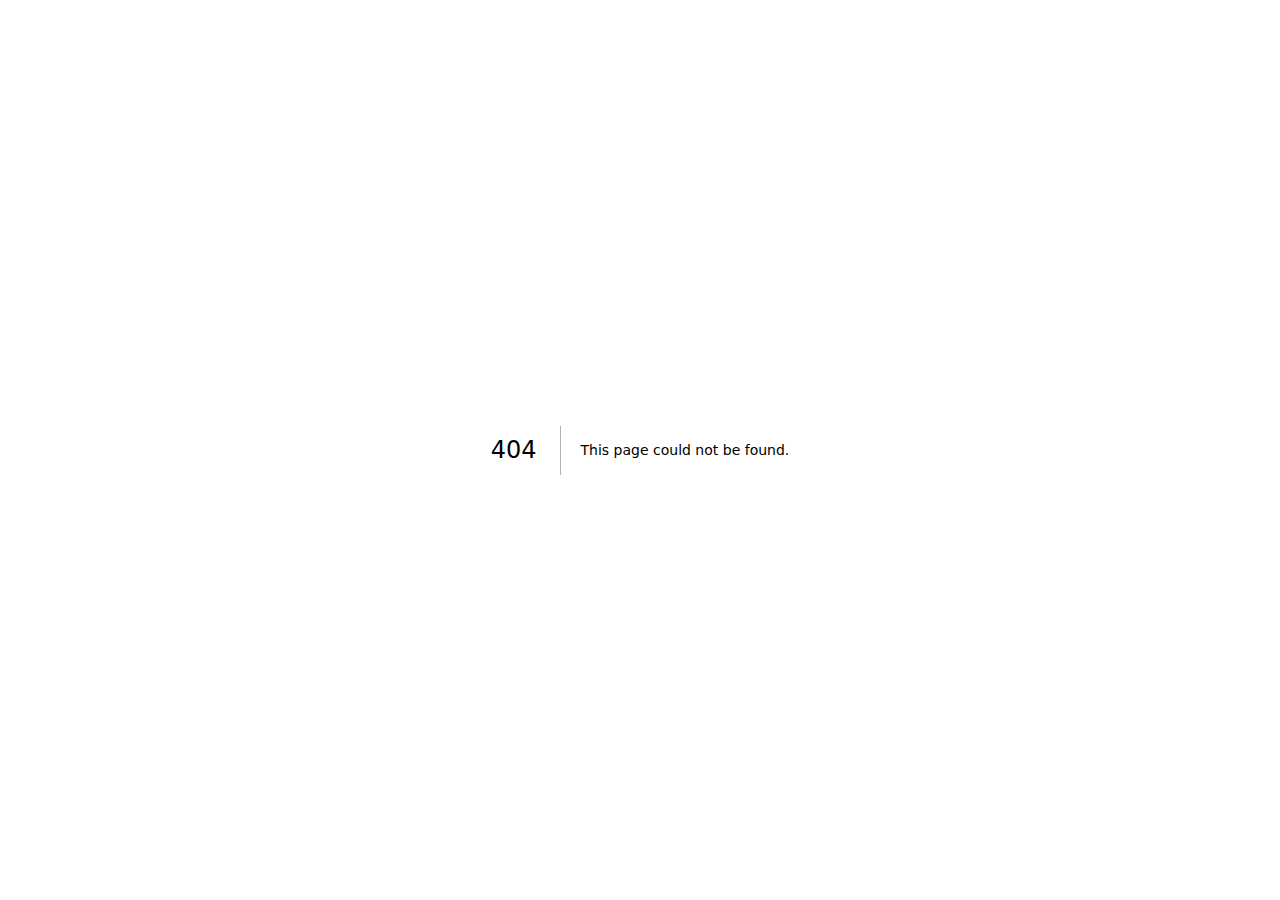
<file: 404/index.html>
<!DOCTYPE html><!--zKrjovy4_EVIEcoyZTFRT--><html lang="en" class="manrope_9b24f49e-module__hJlnFq__variable space_grotesk_e6988195-module__RNs2Mq__variable ibm_plex_mono_c7d8cc32-module__U1BAtG__variable"><head><meta charSet="utf-8"/><meta name="viewport" content="width=device-width, initial-scale=1"/><link rel="stylesheet" href="/_next/static/chunks/19093fe4a23cc570.css" data-precedence="next"/><link rel="preload" as="script" fetchPriority="low" href="/_next/static/chunks/21a0a4061f3ab64d.js"/><script src="/_next/static/chunks/773abe17875a49cc.js" async=""></script><script src="/_next/static/chunks/6a066a81e6879a8d.js" async=""></script><script src="/_next/static/chunks/turbopack-b98e6ee5d4dbbf91.js" async=""></script><script src="/_next/static/chunks/ff1a16fafef87110.js" async=""></script><script src="/_next/static/chunks/d2be314c3ece3fbe.js" async=""></script><meta name="robots" content="noindex"/><meta name="next-size-adjust" content=""/><title>404: This page could not be found.</title><title>ZCT3 – Slovak CanSat Team</title><meta name="description" content="ZCT3 is a Slovak CanSat team building a modular, redundant sensor platform for remote monitoring, data logging and radiation payload integration."/><meta name="keywords" content="ZCT3,CanSat,CanSat competition,student satellite,Slovak high school team,space projects,STEM"/><meta property="og:title" content="ZCT3 – Slovak CanSat Team"/><meta property="og:description" content="Official website of ZCT3, a Slovak CanSat team building a modular, redundant sensor platform for the competition."/><meta property="og:url" content="https://zct3.eu"/><meta property="og:site_name" content="ZCT3"/><meta property="og:locale" content="en_US"/><meta property="og:image" content="https://jakub-098.github.io/images/background.png"/><meta property="og:image:width" content="1200"/><meta property="og:image:height" content="630"/><meta property="og:image:alt" content="ZCT3 CanSat team header image"/><meta property="og:type" content="website"/><meta name="twitter:card" content="summary_large_image"/><meta name="twitter:title" content="ZCT3 – Slovak CanSat Team"/><meta name="twitter:description" content="Slovak high school CanSat team building and flying miniature satellites."/><meta name="twitter:image" content="https://jakub-098.github.io/images/background.png"/><link rel="icon" href="/favicon.ico?favicon.0b3bf435.ico" sizes="256x256" type="image/x-icon"/><link rel="icon" href="/images/logo.png"/><script src="/_next/static/chunks/a6dad97d9634a72d.js" noModule=""></script></head><body class="bg-background text-foreground antialiased"><div hidden=""><!--$--><!--/$--></div><div style="font-family:system-ui,&quot;Segoe UI&quot;,Roboto,Helvetica,Arial,sans-serif,&quot;Apple Color Emoji&quot;,&quot;Segoe UI Emoji&quot;;height:100vh;text-align:center;display:flex;flex-direction:column;align-items:center;justify-content:center"><div><style>body{color:#000;background:#fff;margin:0}.next-error-h1{border-right:1px solid rgba(0,0,0,.3)}@media (prefers-color-scheme:dark){body{color:#fff;background:#000}.next-error-h1{border-right:1px solid rgba(255,255,255,.3)}}</style><h1 class="next-error-h1" style="display:inline-block;margin:0 20px 0 0;padding:0 23px 0 0;font-size:24px;font-weight:500;vertical-align:top;line-height:49px">404</h1><div style="display:inline-block"><h2 style="font-size:14px;font-weight:400;line-height:49px;margin:0">This page could not be found.</h2></div></div></div><!--$--><!--/$--><script src="/_next/static/chunks/21a0a4061f3ab64d.js" id="_R_" async=""></script><script>(self.__next_f=self.__next_f||[]).push([0])</script><script>self.__next_f.push([1,"1:\"$Sreact.fragment\"\n2:I[39756,[\"/_next/static/chunks/ff1a16fafef87110.js\",\"/_next/static/chunks/d2be314c3ece3fbe.js\"],\"default\"]\n3:I[37457,[\"/_next/static/chunks/ff1a16fafef87110.js\",\"/_next/static/chunks/d2be314c3ece3fbe.js\"],\"default\"]\n4:I[97367,[\"/_next/static/chunks/ff1a16fafef87110.js\",\"/_next/static/chunks/d2be314c3ece3fbe.js\"],\"OutletBoundary\"]\n5:\"$Sreact.suspense\"\n7:I[97367,[\"/_next/static/chunks/ff1a16fafef87110.js\",\"/_next/static/chunks/d2be314c3ece3fbe.js\"],\"ViewportBoundary\"]\n9:I[97367,[\"/_next/static/chunks/ff1a16fafef87110.js\",\"/_next/static/chunks/d2be314c3ece3fbe.js\"],\"MetadataBoundary\"]\nb:I[68027,[\"/_next/static/chunks/ff1a16fafef87110.js\",\"/_next/static/chunks/d2be314c3ece3fbe.js\"],\"default\"]\n:HL[\"/_next/static/chunks/19093fe4a23cc570.css\",\"style\"]\n"])</script><script>self.__next_f.push([1,"0:{\"P\":null,\"b\":\"zKrjovy4-EVIEcoyZTFRT\",\"c\":[\"\",\"_not-found\",\"\"],\"q\":\"\",\"i\":false,\"f\":[[[\"\",{\"children\":[\"/_not-found\",{\"children\":[\"__PAGE__\",{}]}]},\"$undefined\",\"$undefined\",true],[[\"$\",\"$1\",\"c\",{\"children\":[[[\"$\",\"link\",\"0\",{\"rel\":\"stylesheet\",\"href\":\"/_next/static/chunks/19093fe4a23cc570.css\",\"precedence\":\"next\",\"crossOrigin\":\"$undefined\",\"nonce\":\"$undefined\"}]],[\"$\",\"html\",null,{\"lang\":\"en\",\"className\":\"manrope_9b24f49e-module__hJlnFq__variable space_grotesk_e6988195-module__RNs2Mq__variable ibm_plex_mono_c7d8cc32-module__U1BAtG__variable\",\"children\":[\"$\",\"body\",null,{\"className\":\"bg-background text-foreground antialiased\",\"children\":[\"$\",\"$L2\",null,{\"parallelRouterKey\":\"children\",\"error\":\"$undefined\",\"errorStyles\":\"$undefined\",\"errorScripts\":\"$undefined\",\"template\":[\"$\",\"$L3\",null,{}],\"templateStyles\":\"$undefined\",\"templateScripts\":\"$undefined\",\"notFound\":[[[\"$\",\"title\",null,{\"children\":\"404: This page could not be found.\"}],[\"$\",\"div\",null,{\"style\":{\"fontFamily\":\"system-ui,\\\"Segoe UI\\\",Roboto,Helvetica,Arial,sans-serif,\\\"Apple Color Emoji\\\",\\\"Segoe UI Emoji\\\"\",\"height\":\"100vh\",\"textAlign\":\"center\",\"display\":\"flex\",\"flexDirection\":\"column\",\"alignItems\":\"center\",\"justifyContent\":\"center\"},\"children\":[\"$\",\"div\",null,{\"children\":[[\"$\",\"style\",null,{\"dangerouslySetInnerHTML\":{\"__html\":\"body{color:#000;background:#fff;margin:0}.next-error-h1{border-right:1px solid rgba(0,0,0,.3)}@media (prefers-color-scheme:dark){body{color:#fff;background:#000}.next-error-h1{border-right:1px solid rgba(255,255,255,.3)}}\"}}],[\"$\",\"h1\",null,{\"className\":\"next-error-h1\",\"style\":{\"display\":\"inline-block\",\"margin\":\"0 20px 0 0\",\"padding\":\"0 23px 0 0\",\"fontSize\":24,\"fontWeight\":500,\"verticalAlign\":\"top\",\"lineHeight\":\"49px\"},\"children\":404}],[\"$\",\"div\",null,{\"style\":{\"display\":\"inline-block\"},\"children\":[\"$\",\"h2\",null,{\"style\":{\"fontSize\":14,\"fontWeight\":400,\"lineHeight\":\"49px\",\"margin\":0},\"children\":\"This page could not be found.\"}]}]]}]}]],[]],\"forbidden\":\"$undefined\",\"unauthorized\":\"$undefined\"}]}]}]]}],{\"children\":[[\"$\",\"$1\",\"c\",{\"children\":[null,[\"$\",\"$L2\",null,{\"parallelRouterKey\":\"children\",\"error\":\"$undefined\",\"errorStyles\":\"$undefined\",\"errorScripts\":\"$undefined\",\"template\":[\"$\",\"$L3\",null,{}],\"templateStyles\":\"$undefined\",\"templateScripts\":\"$undefined\",\"notFound\":\"$undefined\",\"forbidden\":\"$undefined\",\"unauthorized\":\"$undefined\"}]]}],{\"children\":[[\"$\",\"$1\",\"c\",{\"children\":[[[\"$\",\"title\",null,{\"children\":\"404: This page could not be found.\"}],[\"$\",\"div\",null,{\"style\":\"$0:f:0:1:0:props:children:1:props:children:props:children:props:notFound:0:1:props:style\",\"children\":[\"$\",\"div\",null,{\"children\":[[\"$\",\"style\",null,{\"dangerouslySetInnerHTML\":{\"__html\":\"body{color:#000;background:#fff;margin:0}.next-error-h1{border-right:1px solid rgba(0,0,0,.3)}@media (prefers-color-scheme:dark){body{color:#fff;background:#000}.next-error-h1{border-right:1px solid rgba(255,255,255,.3)}}\"}}],[\"$\",\"h1\",null,{\"className\":\"next-error-h1\",\"style\":\"$0:f:0:1:0:props:children:1:props:children:props:children:props:notFound:0:1:props:children:props:children:1:props:style\",\"children\":404}],[\"$\",\"div\",null,{\"style\":\"$0:f:0:1:0:props:children:1:props:children:props:children:props:notFound:0:1:props:children:props:children:2:props:style\",\"children\":[\"$\",\"h2\",null,{\"style\":\"$0:f:0:1:0:props:children:1:props:children:props:children:props:notFound:0:1:props:children:props:children:2:props:children:props:style\",\"children\":\"This page could not be found.\"}]}]]}]}]],null,[\"$\",\"$L4\",null,{\"children\":[\"$\",\"$5\",null,{\"name\":\"Next.MetadataOutlet\",\"children\":\"$@6\"}]}]]}],{},null,false,false]},null,false,false]},null,false,false],[\"$\",\"$1\",\"h\",{\"children\":[[\"$\",\"meta\",null,{\"name\":\"robots\",\"content\":\"noindex\"}],[\"$\",\"$L7\",null,{\"children\":\"$L8\"}],[\"$\",\"div\",null,{\"hidden\":true,\"children\":[\"$\",\"$L9\",null,{\"children\":[\"$\",\"$5\",null,{\"name\":\"Next.Metadata\",\"children\":\"$La\"}]}]}],[\"$\",\"meta\",null,{\"name\":\"next-size-adjust\",\"content\":\"\"}]]}],false]],\"m\":\"$undefined\",\"G\":[\"$b\",\"$undefined\"],\"S\":true}\n"])</script><script>self.__next_f.push([1,"8:[[\"$\",\"meta\",\"0\",{\"charSet\":\"utf-8\"}],[\"$\",\"meta\",\"1\",{\"name\":\"viewport\",\"content\":\"width=device-width, initial-scale=1\"}]]\n"])</script><script>self.__next_f.push([1,"c:I[27201,[\"/_next/static/chunks/ff1a16fafef87110.js\",\"/_next/static/chunks/d2be314c3ece3fbe.js\"],\"IconMark\"]\n6:null\n"])</script><script>self.__next_f.push([1,"a:[[\"$\",\"title\",\"0\",{\"children\":\"ZCT3 – Slovak CanSat Team\"}],[\"$\",\"meta\",\"1\",{\"name\":\"description\",\"content\":\"ZCT3 is a Slovak CanSat team building a modular, redundant sensor platform for remote monitoring, data logging and radiation payload integration.\"}],[\"$\",\"meta\",\"2\",{\"name\":\"keywords\",\"content\":\"ZCT3,CanSat,CanSat competition,student satellite,Slovak high school team,space projects,STEM\"}],[\"$\",\"meta\",\"3\",{\"property\":\"og:title\",\"content\":\"ZCT3 – Slovak CanSat Team\"}],[\"$\",\"meta\",\"4\",{\"property\":\"og:description\",\"content\":\"Official website of ZCT3, a Slovak CanSat team building a modular, redundant sensor platform for the competition.\"}],[\"$\",\"meta\",\"5\",{\"property\":\"og:url\",\"content\":\"https://zct3.eu\"}],[\"$\",\"meta\",\"6\",{\"property\":\"og:site_name\",\"content\":\"ZCT3\"}],[\"$\",\"meta\",\"7\",{\"property\":\"og:locale\",\"content\":\"en_US\"}],[\"$\",\"meta\",\"8\",{\"property\":\"og:image\",\"content\":\"https://jakub-098.github.io/images/background.png\"}],[\"$\",\"meta\",\"9\",{\"property\":\"og:image:width\",\"content\":\"1200\"}],[\"$\",\"meta\",\"10\",{\"property\":\"og:image:height\",\"content\":\"630\"}],[\"$\",\"meta\",\"11\",{\"property\":\"og:image:alt\",\"content\":\"ZCT3 CanSat team header image\"}],[\"$\",\"meta\",\"12\",{\"property\":\"og:type\",\"content\":\"website\"}],[\"$\",\"meta\",\"13\",{\"name\":\"twitter:card\",\"content\":\"summary_large_image\"}],[\"$\",\"meta\",\"14\",{\"name\":\"twitter:title\",\"content\":\"ZCT3 – Slovak CanSat Team\"}],[\"$\",\"meta\",\"15\",{\"name\":\"twitter:description\",\"content\":\"Slovak high school CanSat team building and flying miniature satellites.\"}],[\"$\",\"meta\",\"16\",{\"name\":\"twitter:image\",\"content\":\"https://jakub-098.github.io/images/background.png\"}],[\"$\",\"link\",\"17\",{\"rel\":\"icon\",\"href\":\"/favicon.ico?favicon.0b3bf435.ico\",\"sizes\":\"256x256\",\"type\":\"image/x-icon\"}],[\"$\",\"link\",\"18\",{\"rel\":\"icon\",\"href\":\"/images/logo.png\"}],[\"$\",\"$Lc\",\"19\",{}]]\n"])</script></body></html>
</file>
<file: _next/static/chunks/19093fe4a23cc570.css>
*,:before,:after,::backdrop{--tw-border-spacing-x:0;--tw-border-spacing-y:0;--tw-translate-x:0;--tw-translate-y:0;--tw-rotate:0;--tw-skew-x:0;--tw-skew-y:0;--tw-scale-x:1;--tw-scale-y:1;--tw-pan-x: ;--tw-pan-y: ;--tw-pinch-zoom: ;--tw-scroll-snap-strictness:proximity;--tw-gradient-from-position: ;--tw-gradient-via-position: ;--tw-gradient-to-position: ;--tw-ordinal: ;--tw-slashed-zero: ;--tw-numeric-figure: ;--tw-numeric-spacing: ;--tw-numeric-fraction: ;--tw-ring-inset: ;--tw-ring-offset-width:0px;--tw-ring-offset-color:#fff;--tw-ring-color:#3b82f680;--tw-ring-offset-shadow:0 0 #0000;--tw-ring-shadow:0 0 #0000;--tw-shadow:0 0 #0000;--tw-shadow-colored:0 0 #0000;--tw-blur: ;--tw-brightness: ;--tw-contrast: ;--tw-grayscale: ;--tw-hue-rotate: ;--tw-invert: ;--tw-saturate: ;--tw-sepia: ;--tw-drop-shadow: ;--tw-backdrop-blur: ;--tw-backdrop-brightness: ;--tw-backdrop-contrast: ;--tw-backdrop-grayscale: ;--tw-backdrop-hue-rotate: ;--tw-backdrop-invert: ;--tw-backdrop-opacity: ;--tw-backdrop-saturate: ;--tw-backdrop-sepia: ;--tw-contain-size: ;--tw-contain-layout: ;--tw-contain-paint: ;--tw-contain-style: }*,:before,:after{box-sizing:border-box;border:0 solid #e5e7eb}:before,:after{--tw-content:""}html,:host{-webkit-text-size-adjust:100%;tab-size:4;font-feature-settings:normal;font-variation-settings:normal;-webkit-tap-highlight-color:transparent;font-family:ui-sans-serif,system-ui,sans-serif,Apple Color Emoji,Segoe UI Emoji,Segoe UI Symbol,Noto Color Emoji;line-height:1.5}body{line-height:inherit;margin:0}hr{height:0;color:inherit;border-top-width:1px}abbr:where([title]){-webkit-text-decoration:underline dotted;text-decoration:underline dotted}h1,h2,h3,h4,h5,h6{font-size:inherit;font-weight:inherit}a{color:inherit;-webkit-text-decoration:inherit;text-decoration:inherit}b,strong{font-weight:bolder}code,kbd,samp,pre{font-feature-settings:normal;font-variation-settings:normal;font-family:ui-monospace,SFMono-Regular,Menlo,Monaco,Consolas,Liberation Mono,Courier New,monospace;font-size:1em}small{font-size:80%}sub,sup{vertical-align:baseline;font-size:75%;line-height:0;position:relative}sub{bottom:-.25em}sup{top:-.5em}table{text-indent:0;border-color:inherit;border-collapse:collapse}button,input,optgroup,select,textarea{font-feature-settings:inherit;font-variation-settings:inherit;font-family:inherit;font-size:100%;font-weight:inherit;line-height:inherit;letter-spacing:inherit;color:inherit;margin:0;padding:0}button,select{text-transform:none}button,input:where([type=button]),input:where([type=reset]),input:where([type=submit]){-webkit-appearance:button;background-color:#0000;background-image:none}:-moz-focusring{outline:auto}:-moz-ui-invalid{box-shadow:none}progress{vertical-align:baseline}::-webkit-inner-spin-button{height:auto}::-webkit-outer-spin-button{height:auto}[type=search]{-webkit-appearance:textfield;outline-offset:-2px}::-webkit-search-decoration{-webkit-appearance:none}::-webkit-file-upload-button{-webkit-appearance:button;font:inherit}summary{display:list-item}blockquote,dl,dd,h1,h2,h3,h4,h5,h6,hr,figure,p,pre{margin:0}fieldset{margin:0;padding:0}legend{padding:0}ol,ul,menu{margin:0;padding:0;list-style:none}dialog{padding:0}textarea{resize:vertical}input::-moz-placeholder{opacity:1;color:#9ca3af}textarea::-moz-placeholder{opacity:1;color:#9ca3af}input::placeholder,textarea::placeholder{opacity:1;color:#9ca3af}button,[role=button]{cursor:pointer}:disabled{cursor:default}img,svg,video,canvas,audio,iframe,embed,object{vertical-align:middle;display:block}img,video{max-width:100%;height:auto}[hidden]:where(:not([hidden=until-found])){display:none}.pointer-events-none{pointer-events:none}.fixed{position:fixed}.absolute{position:absolute}.relative{position:relative}.inset-0{inset:0}.inset-x-0{left:0;right:0}.top-0{top:0}.z-40{z-index:40}.mx-auto{margin-left:auto;margin-right:auto}.mb-3{margin-bottom:.75rem}.mt-10{margin-top:2.5rem}.mt-2{margin-top:.5rem}.mt-3{margin-top:.75rem}.mt-4{margin-top:1rem}.mt-6{margin-top:1.5rem}.mt-8{margin-top:2rem}.block{display:block}.flex{display:flex}.inline-flex{display:inline-flex}.grid{display:grid}.hidden{display:none}.aspect-\[16\/10\]{aspect-ratio:16/10}.aspect-square{aspect-ratio:1}.h-2\.5{height:.625rem}.h-8{height:2rem}.h-\[42rem\]{height:42rem}.min-h-screen{min-height:100vh}.w-2\.5{width:.625rem}.w-auto{width:auto}.w-full{width:100%}.max-w-3xl{max-width:48rem}.max-w-4xl{max-width:56rem}.max-w-7xl{max-width:80rem}.max-w-xl{max-width:36rem}.shrink-0{flex-shrink:0}.resize-none{resize:none}.scroll-mt-28{scroll-margin-top:7rem}.grid-cols-3{grid-template-columns:repeat(3,minmax(0,1fr))}.flex-col{flex-direction:column}.flex-wrap{flex-wrap:wrap}.items-start{align-items:flex-start}.items-center{align-items:center}.justify-center{justify-content:center}.justify-between{justify-content:space-between}.gap-2{gap:.5rem}.gap-3{gap:.75rem}.gap-4{gap:1rem}.gap-6{gap:1.5rem}.gap-7{gap:1.75rem}.gap-8{gap:2rem}.space-y-3>:not([hidden])~:not([hidden]){--tw-space-y-reverse:0;margin-top:calc(.75rem*calc(1 - var(--tw-space-y-reverse)));margin-bottom:calc(.75rem*var(--tw-space-y-reverse))}.overflow-hidden{overflow:hidden}.rounded-2xl{border-radius:1rem}.rounded-3xl{border-radius:1.5rem}.rounded-\[28px\]{border-radius:28px}.rounded-full{border-radius:9999px}.bg-\[\#9370DB\]{--tw-bg-opacity:1;background-color:rgb(147 112 219/var(--tw-bg-opacity,1))}.bg-black\/30{background-color:#0000004d}.bg-black\/35{background-color:#00000059}.bg-black\/40{background-color:#0006}.bg-black\/70{background-color:#000000b3}.bg-white\/\[0\.045\]{background-color:#ffffff0b}.bg-white\/\[0\.05\]{background-color:#ffffff0d}.bg-white\/\[0\.06\]{background-color:#ffffff0f}.bg-white\/\[0\.08\]{background-color:#ffffff14}.bg-white\/\[0\.1\]{background-color:#ffffff1a}.bg-\[linear-gradient\(180deg\,rgba\(147\,112\,219\,0\.08\)\,transparent_55\%\)\]{background-image:linear-gradient(#9370db14,#0000 55%)}.bg-\[radial-gradient\(circle_at_16\%_16\%\,rgba\(147\,112\,219\,0\.2\)\,transparent_28\%\)\,radial-gradient\(circle_at_90\%_8\%\,rgba\(111\,76\,186\,0\.14\)\,transparent_25\%\)\,radial-gradient\(circle_at_50\%_100\%\,rgba\(32\,20\,48\,0\.9\)\,transparent_36\%\)\]{background-image:radial-gradient(circle at 16% 16%,#9370db33,#0000 28%),radial-gradient(circle at 90% 8%,#6f4cba24,#0000 25%),radial-gradient(circle at 50% 100%,#201430e6,#0000 36%)}.bg-\[radial-gradient\(circle_at_18\%_0\%\,rgba\(255\,255\,255\,0\.14\)\,transparent_40\%\)\]{background-image:radial-gradient(circle at 18% 0,#ffffff24,#0000 40%)}.bg-gradient-to-t{background-image:linear-gradient(to top,var(--tw-gradient-stops))}.from-black\/35{--tw-gradient-from:#00000059 var(--tw-gradient-from-position);--tw-gradient-to:#0000 var(--tw-gradient-to-position);--tw-gradient-stops:var(--tw-gradient-from),var(--tw-gradient-to)}.to-transparent{--tw-gradient-to:transparent var(--tw-gradient-to-position)}.object-cover{-o-object-fit:cover;object-fit:cover}.p-5{padding:1.25rem}.p-6{padding:1.5rem}.p-7{padding:1.75rem}.p-8{padding:2rem}.px-4{padding-left:1rem;padding-right:1rem}.px-5{padding-left:1.25rem;padding-right:1.25rem}.px-6{padding-left:1.5rem;padding-right:1.5rem}.py-2{padding-top:.5rem;padding-bottom:.5rem}.py-2\.5{padding-top:.625rem;padding-bottom:.625rem}.py-3{padding-top:.75rem;padding-bottom:.75rem}.py-4{padding-top:1rem;padding-bottom:1rem}.py-8{padding-top:2rem;padding-bottom:2rem}.pb-16{padding-bottom:4rem}.pb-8{padding-bottom:2rem}.pt-20{padding-top:5rem}.pt-28{padding-top:7rem}.pt-4{padding-top:1rem}.font-\[family-name\:var\(--font-ibm-plex-mono\)\]{font-family:var(--font-ibm-plex-mono)}.font-\[family-name\:var\(--font-space-grotesk\)\]{font-family:var(--font-space-grotesk)}.text-2xl{font-size:1.5rem;line-height:2rem}.text-3xl{font-size:1.875rem;line-height:2.25rem}.text-5xl{font-size:3rem;line-height:1}.text-\[0\.66rem\]{font-size:.66rem}.text-\[0\.68rem\]{font-size:.68rem}.text-\[0\.76rem\]{font-size:.76rem}.text-\[0\.7rem\]{font-size:.7rem}.text-base{font-size:1rem;line-height:1.5rem}.text-lg{font-size:1.125rem;line-height:1.75rem}.text-sm{font-size:.875rem;line-height:1.25rem}.text-xl{font-size:1.25rem;line-height:1.75rem}.text-xs{font-size:.75rem;line-height:1rem}.font-medium{font-weight:500}.font-semibold{font-weight:600}.uppercase{text-transform:uppercase}.leading-6{line-height:1.5rem}.leading-7{line-height:1.75rem}.leading-8{line-height:2rem}.leading-\[0\.95\]{line-height:.95}.tracking-\[0\.22em\]{letter-spacing:.22em}.tracking-\[0\.24em\]{letter-spacing:.24em}.tracking-\[0\.25em\]{letter-spacing:.25em}.tracking-\[0\.28em\]{letter-spacing:.28em}.tracking-\[0\.34em\]{letter-spacing:.34em}.tracking-\[0\.3em\]{letter-spacing:.3em}.tracking-tight{letter-spacing:-.025em}.text-\[\#bca4ef\]{--tw-text-opacity:1;color:rgb(188 164 239/var(--tw-text-opacity,1))}.text-\[\#c7b4f4\]{--tw-text-opacity:1;color:rgb(199 180 244/var(--tw-text-opacity,1))}.text-\[\#ccb8f7\]{--tw-text-opacity:1;color:rgb(204 184 247/var(--tw-text-opacity,1))}.text-\[\#d5c6ff\]{--tw-text-opacity:1;color:rgb(213 198 255/var(--tw-text-opacity,1))}.text-\[\#d9cafe\]{--tw-text-opacity:1;color:rgb(217 202 254/var(--tw-text-opacity,1))}.text-white{--tw-text-opacity:1;color:rgb(255 255 255/var(--tw-text-opacity,1))}.text-zinc-100{--tw-text-opacity:1;color:rgb(244 244 245/var(--tw-text-opacity,1))}.text-zinc-200{--tw-text-opacity:1;color:rgb(228 228 231/var(--tw-text-opacity,1))}.text-zinc-300{--tw-text-opacity:1;color:rgb(212 212 216/var(--tw-text-opacity,1))}.text-zinc-400{--tw-text-opacity:1;color:rgb(161 161 170/var(--tw-text-opacity,1))}.text-zinc-500{--tw-text-opacity:1;color:rgb(113 113 122/var(--tw-text-opacity,1))}.underline-offset-4{text-underline-offset:4px}.antialiased{-webkit-font-smoothing:antialiased;-moz-osx-font-smoothing:grayscale}.opacity-100{opacity:1}.opacity-60{opacity:.6}.opacity-75{opacity:.75}.shadow-\[0_10px_45px_rgba\(0\,0\,0\,0\.42\)\]{--tw-shadow:0 10px 45px #0000006b;--tw-shadow-colored:0 10px 45px var(--tw-shadow-color);box-shadow:var(--tw-ring-offset-shadow,0 0 #0000),var(--tw-ring-shadow,0 0 #0000),var(--tw-shadow)}.shadow-\[0_18px_70px_rgba\(0\,0\,0\,0\.45\)\]{--tw-shadow:0 18px 70px #00000073;--tw-shadow-colored:0 18px 70px var(--tw-shadow-color);box-shadow:var(--tw-ring-offset-shadow,0 0 #0000),var(--tw-ring-shadow,0 0 #0000),var(--tw-shadow)}.outline-none{outline-offset:2px;outline:2px solid #0000}.backdrop-blur-2xl{--tw-backdrop-blur:blur(40px);-webkit-backdrop-filter:var(--tw-backdrop-blur)var(--tw-backdrop-brightness)var(--tw-backdrop-contrast)var(--tw-backdrop-grayscale)var(--tw-backdrop-hue-rotate)var(--tw-backdrop-invert)var(--tw-backdrop-opacity)var(--tw-backdrop-saturate)var(--tw-backdrop-sepia);backdrop-filter:var(--tw-backdrop-blur)var(--tw-backdrop-brightness)var(--tw-backdrop-contrast)var(--tw-backdrop-grayscale)var(--tw-backdrop-hue-rotate)var(--tw-backdrop-invert)var(--tw-backdrop-opacity)var(--tw-backdrop-saturate)var(--tw-backdrop-sepia)}.transition{transition-property:color,background-color,border-color,text-decoration-color,fill,stroke,opacity,box-shadow,transform,filter,-webkit-backdrop-filter,backdrop-filter;transition-duration:.15s;transition-timing-function:cubic-bezier(.4,0,.2,1)}.transition-all{transition-property:all;transition-duration:.15s;transition-timing-function:cubic-bezier(.4,0,.2,1)}.duration-300{transition-duration:.3s}:root{--background:#05070d;--foreground:#ecf2ff}@theme inline{--color-background: var(--background); --color-foreground: var(--foreground); --font-sans: var(--font-manrope); --font-mono: var(--font-ibm-plex-mono);}html{scroll-behavior:smooth}body{min-height:100vh;color:var(--foreground);font-family:var(--font-manrope),Arial,Helvetica,sans-serif;background:radial-gradient(circle at 0 0,#9370db33,#0000 30%),radial-gradient(circle at 82% 12%,#6366f124,#0000 24%),radial-gradient(circle at 50% 120%,#241838cc,#0000 36%),linear-gradient(#04050a 0%,#070a12 52%,#04050a 100%)}body:before{content:"";pointer-events:none;opacity:.34;background-image:linear-gradient(#ffffff08 1px,#0000 1px),linear-gradient(90deg,#ffffff08 1px,#0000 1px);background-size:64px 64px;position:fixed;inset:0;-webkit-mask-image:radial-gradient(circle,#000 0%,#0000 76%);mask-image:radial-gradient(circle,#000 0%,#0000 76%)}::selection{color:#f8fbff;background:#9370db66}.placeholder\:text-zinc-500::placeholder{--tw-text-opacity:1;color:rgb(113 113 122/var(--tw-text-opacity,1))}.hover\:bg-\[\#a888eb\]:hover{--tw-bg-opacity:1;background-color:rgb(168 136 235/var(--tw-bg-opacity,1))}.hover\:bg-white\/\[0\.12\]:hover{background-color:#ffffff1f}.hover\:bg-white\/\[0\.14\]:hover{background-color:#ffffff24}.hover\:text-white:hover{--tw-text-opacity:1;color:rgb(255 255 255/var(--tw-text-opacity,1))}.hover\:underline:hover{text-decoration-line:underline}.hover\:opacity-100:hover{opacity:1}.focus\:bg-white\/\[0\.09\]:focus{background-color:#ffffff17}@media (min-width:640px){.sm\:grid-cols-3{grid-template-columns:repeat(3,minmax(0,1fr))}.sm\:grid-cols-4{grid-template-columns:repeat(4,minmax(0,1fr))}.sm\:flex-row{flex-direction:row}.sm\:items-center{align-items:center}.sm\:justify-between{justify-content:space-between}.sm\:px-6{padding-left:1.5rem;padding-right:1.5rem}.sm\:text-3xl{font-size:1.875rem;line-height:2.25rem}.sm\:text-4xl{font-size:2.25rem;line-height:2.5rem}.sm\:text-6xl{font-size:3.75rem;line-height:1}.sm\:text-base{font-size:1rem;line-height:1.5rem}.sm\:text-lg{font-size:1.125rem;line-height:1.75rem}}@media (min-width:768px){.md\:flex{display:flex}.md\:grid-cols-2{grid-template-columns:repeat(2,minmax(0,1fr))}.md\:text-5xl{font-size:3rem;line-height:1}}@media (min-width:1024px){.lg\:grid-cols-1{grid-template-columns:repeat(1,minmax(0,1fr))}.lg\:grid-cols-2{grid-template-columns:repeat(2,minmax(0,1fr))}.lg\:grid-cols-3{grid-template-columns:repeat(3,minmax(0,1fr))}.lg\:grid-cols-\[1\.08fr_0\.92fr\]{grid-template-columns:1.08fr .92fr}.lg\:grid-cols-\[1\.12fr_0\.88fr\]{grid-template-columns:1.12fr .88fr}.lg\:grid-cols-\[1\.2fr_0\.8fr\]{grid-template-columns:1.2fr .8fr}.lg\:items-start{align-items:flex-start}.lg\:items-end{align-items:flex-end}.lg\:items-center{align-items:center}.lg\:p-10{padding:2.5rem}.lg\:px-8{padding-left:2rem;padding-right:2rem}.lg\:pt-32{padding-top:8rem}.lg\:text-7xl{font-size:4.5rem;line-height:1}}@media (min-width:1280px){.xl\:grid-cols-4{grid-template-columns:repeat(4,minmax(0,1fr))}}
@font-face{font-family:Manrope;font-style:normal;font-weight:200 800;font-display:swap;src:url(../media/a342834df7752944-s.bb140f9f.woff2)format("woff2");unicode-range:U+460-52F,U+1C80-1C8A,U+20B4,U+2DE0-2DFF,U+A640-A69F,U+FE2E-FE2F}@font-face{font-family:Manrope;font-style:normal;font-weight:200 800;font-display:swap;src:url(../media/d3fe2f289711ac3f-s.50575af1.woff2)format("woff2");unicode-range:U+301,U+400-45F,U+490-491,U+4B0-4B1,U+2116}@font-face{font-family:Manrope;font-style:normal;font-weight:200 800;font-display:swap;src:url(../media/58c4895d0a0ef7cc-s.78d1a7ae.woff2)format("woff2");unicode-range:U+370-377,U+37A-37F,U+384-38A,U+38C,U+38E-3A1,U+3A3-3FF}@font-face{font-family:Manrope;font-style:normal;font-weight:200 800;font-display:swap;src:url(../media/bfc7db5c00d21bc5-s.247c8473.woff2)format("woff2");unicode-range:U+102-103,U+110-111,U+128-129,U+168-169,U+1A0-1A1,U+1AF-1B0,U+300-301,U+303-304,U+308-309,U+323,U+329,U+1EA0-1EF9,U+20AB}@font-face{font-family:Manrope;font-style:normal;font-weight:200 800;font-display:swap;src:url(../media/6ab0db14f70d8ed6-s.18d7c7dc.woff2)format("woff2");unicode-range:U+100-2BA,U+2BD-2C5,U+2C7-2CC,U+2CE-2D7,U+2DD-2FF,U+304,U+308,U+329,U+1D00-1DBF,U+1E00-1E9F,U+1EF2-1EFF,U+2020,U+20A0-20AB,U+20AD-20C0,U+2113,U+2C60-2C7F,U+A720-A7FF}@font-face{font-family:Manrope;font-style:normal;font-weight:200 800;font-display:swap;src:url(../media/a343f882a40d2cc9-s.p.71e1367e.woff2)format("woff2");unicode-range:U+??,U+131,U+152-153,U+2BB-2BC,U+2C6,U+2DA,U+2DC,U+304,U+308,U+329,U+2000-206F,U+20AC,U+2122,U+2191,U+2193,U+2212,U+2215,U+FEFF,U+FFFD}@font-face{font-family:Manrope Fallback;src:local(Arial);ascent-override:103.31%;descent-override:29.07%;line-gap-override:0.0%;size-adjust:103.19%}.manrope_9b24f49e-module__hJlnFq__className{font-family:Manrope,Manrope Fallback;font-style:normal}.manrope_9b24f49e-module__hJlnFq__variable{--font-manrope:"Manrope","Manrope Fallback"}
@font-face{font-family:Space Grotesk;font-style:normal;font-weight:300 700;font-display:swap;src:url(../media/32687112bd2dd8db-s.cfdd66c2.woff2)format("woff2");unicode-range:U+102-103,U+110-111,U+128-129,U+168-169,U+1A0-1A1,U+1AF-1B0,U+300-301,U+303-304,U+308-309,U+323,U+329,U+1EA0-1EF9,U+20AB}@font-face{font-family:Space Grotesk;font-style:normal;font-weight:300 700;font-display:swap;src:url(../media/28868e710e86be81-s.c30238d4.woff2)format("woff2");unicode-range:U+100-2BA,U+2BD-2C5,U+2C7-2CC,U+2CE-2D7,U+2DD-2FF,U+304,U+308,U+329,U+1D00-1DBF,U+1E00-1E9F,U+1EF2-1EFF,U+2020,U+20A0-20AB,U+20AD-20C0,U+2113,U+2C60-2C7F,U+A720-A7FF}@font-face{font-family:Space Grotesk;font-style:normal;font-weight:300 700;font-display:swap;src:url(../media/0c89a48fa5027cee-s.p.4564287c.woff2)format("woff2");unicode-range:U+??,U+131,U+152-153,U+2BB-2BC,U+2C6,U+2DA,U+2DC,U+304,U+308,U+329,U+2000-206F,U+20AC,U+2122,U+2191,U+2193,U+2212,U+2215,U+FEFF,U+FFFD}@font-face{font-family:Space Grotesk Fallback;src:local(Arial);ascent-override:89.71%;descent-override:26.62%;line-gap-override:0.0%;size-adjust:109.69%}.space_grotesk_e6988195-module__RNs2Mq__className{font-family:Space Grotesk,Space Grotesk Fallback;font-style:normal}.space_grotesk_e6988195-module__RNs2Mq__variable{--font-space-grotesk:"Space Grotesk","Space Grotesk Fallback"}
@font-face{font-family:IBM Plex Mono;font-style:normal;font-weight:400;font-display:swap;src:url(../media/e390973e931a41c5-s.a82ecf4e.woff2)format("woff2");unicode-range:U+460-52F,U+1C80-1C8A,U+20B4,U+2DE0-2DFF,U+A640-A69F,U+FE2E-FE2F}@font-face{font-family:IBM Plex Mono;font-style:normal;font-weight:400;font-display:swap;src:url(../media/59b15b4bcd7b1eb5-s.afa48be3.woff2)format("woff2");unicode-range:U+301,U+400-45F,U+490-491,U+4B0-4B1,U+2116}@font-face{font-family:IBM Plex Mono;font-style:normal;font-weight:400;font-display:swap;src:url(../media/e532fa1b9921e1cd-s.764b43eb.woff2)format("woff2");unicode-range:U+102-103,U+110-111,U+128-129,U+168-169,U+1A0-1A1,U+1AF-1B0,U+300-301,U+303-304,U+308-309,U+323,U+329,U+1EA0-1EF9,U+20AB}@font-face{font-family:IBM Plex Mono;font-style:normal;font-weight:400;font-display:swap;src:url(../media/2fe89d53234c61d4-s.cb53f04b.woff2)format("woff2");unicode-range:U+100-2BA,U+2BD-2C5,U+2C7-2CC,U+2CE-2D7,U+2DD-2FF,U+304,U+308,U+329,U+1D00-1DBF,U+1E00-1E9F,U+1EF2-1EFF,U+2020,U+20A0-20AB,U+20AD-20C0,U+2113,U+2C60-2C7F,U+A720-A7FF}@font-face{font-family:IBM Plex Mono;font-style:normal;font-weight:400;font-display:swap;src:url(../media/99e609270109b47d-s.p.64b9304e.woff2)format("woff2");unicode-range:U+??,U+131,U+152-153,U+2BB-2BC,U+2C6,U+2DA,U+2DC,U+304,U+308,U+329,U+2000-206F,U+20AC,U+2122,U+2191,U+2193,U+2212,U+2215,U+FEFF,U+FFFD}@font-face{font-family:IBM Plex Mono;font-style:normal;font-weight:500;font-display:swap;src:url(../media/5e05ae5b48faa55e-s.6b5ea6af.woff2)format("woff2");unicode-range:U+460-52F,U+1C80-1C8A,U+20B4,U+2DE0-2DFF,U+A640-A69F,U+FE2E-FE2F}@font-face{font-family:IBM Plex Mono;font-style:normal;font-weight:500;font-display:swap;src:url(../media/a7afbb44bec2bb18-s.1dcddae6.woff2)format("woff2");unicode-range:U+301,U+400-45F,U+490-491,U+4B0-4B1,U+2116}@font-face{font-family:IBM Plex Mono;font-style:normal;font-weight:500;font-display:swap;src:url(../media/02263ebadd758ea4-s.8da66e7f.woff2)format("woff2");unicode-range:U+102-103,U+110-111,U+128-129,U+168-169,U+1A0-1A1,U+1AF-1B0,U+300-301,U+303-304,U+308-309,U+323,U+329,U+1EA0-1EF9,U+20AB}@font-face{font-family:IBM Plex Mono;font-style:normal;font-weight:500;font-display:swap;src:url(../media/68757d6cddeff913-s.e6cd1753.woff2)format("woff2");unicode-range:U+100-2BA,U+2BD-2C5,U+2C7-2CC,U+2CE-2D7,U+2DD-2FF,U+304,U+308,U+329,U+1D00-1DBF,U+1E00-1E9F,U+1EF2-1EFF,U+2020,U+20A0-20AB,U+20AD-20C0,U+2113,U+2C60-2C7F,U+A720-A7FF}@font-face{font-family:IBM Plex Mono;font-style:normal;font-weight:500;font-display:swap;src:url(../media/effe91970fc4db64-s.p.19510058.woff2)format("woff2");unicode-range:U+??,U+131,U+152-153,U+2BB-2BC,U+2C6,U+2DA,U+2DC,U+304,U+308,U+329,U+2000-206F,U+20AC,U+2122,U+2191,U+2193,U+2212,U+2215,U+FEFF,U+FFFD}@font-face{font-family:IBM Plex Mono Fallback;src:local(Arial);ascent-override:76.16%;descent-override:20.43%;line-gap-override:0.0%;size-adjust:134.59%}.ibm_plex_mono_c7d8cc32-module__U1BAtG__className{font-family:IBM Plex Mono,IBM Plex Mono Fallback;font-style:normal}.ibm_plex_mono_c7d8cc32-module__U1BAtG__variable{--font-ibm-plex-mono:"IBM Plex Mono","IBM Plex Mono Fallback"}
</file>
